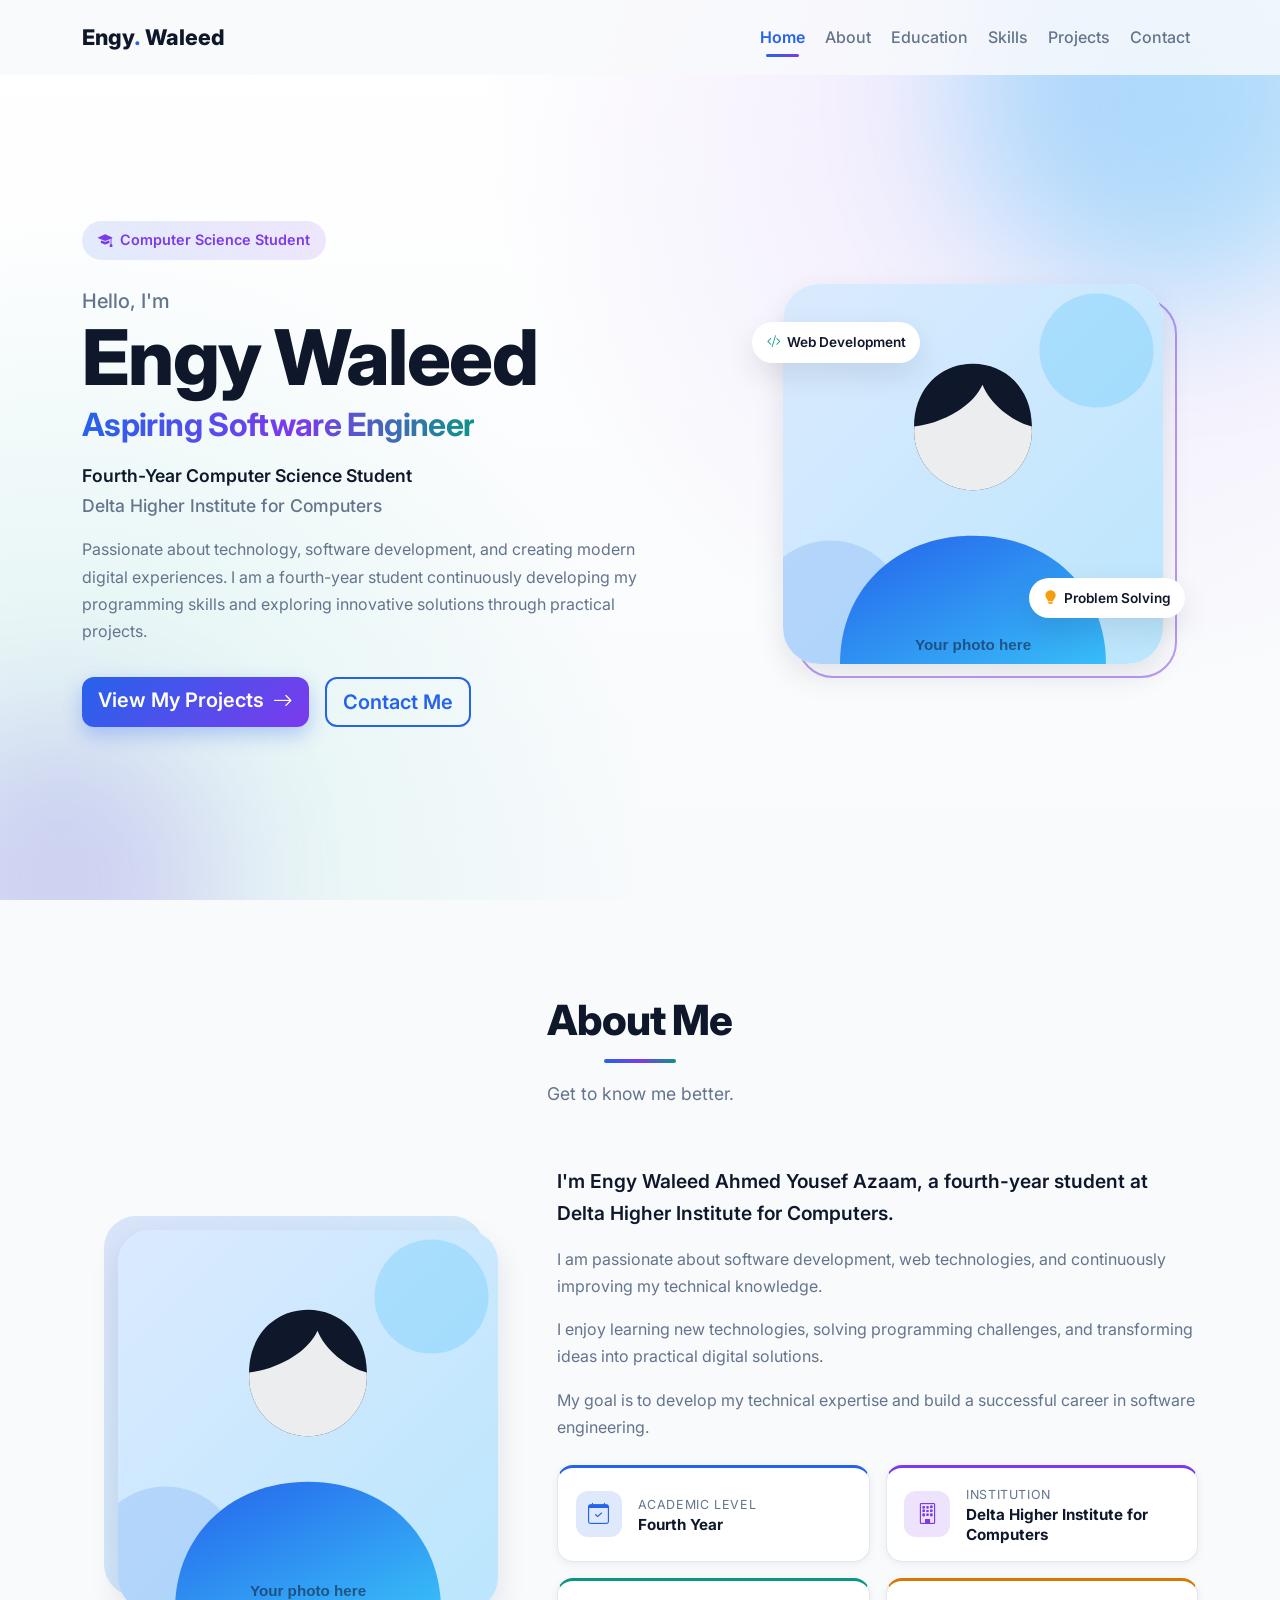
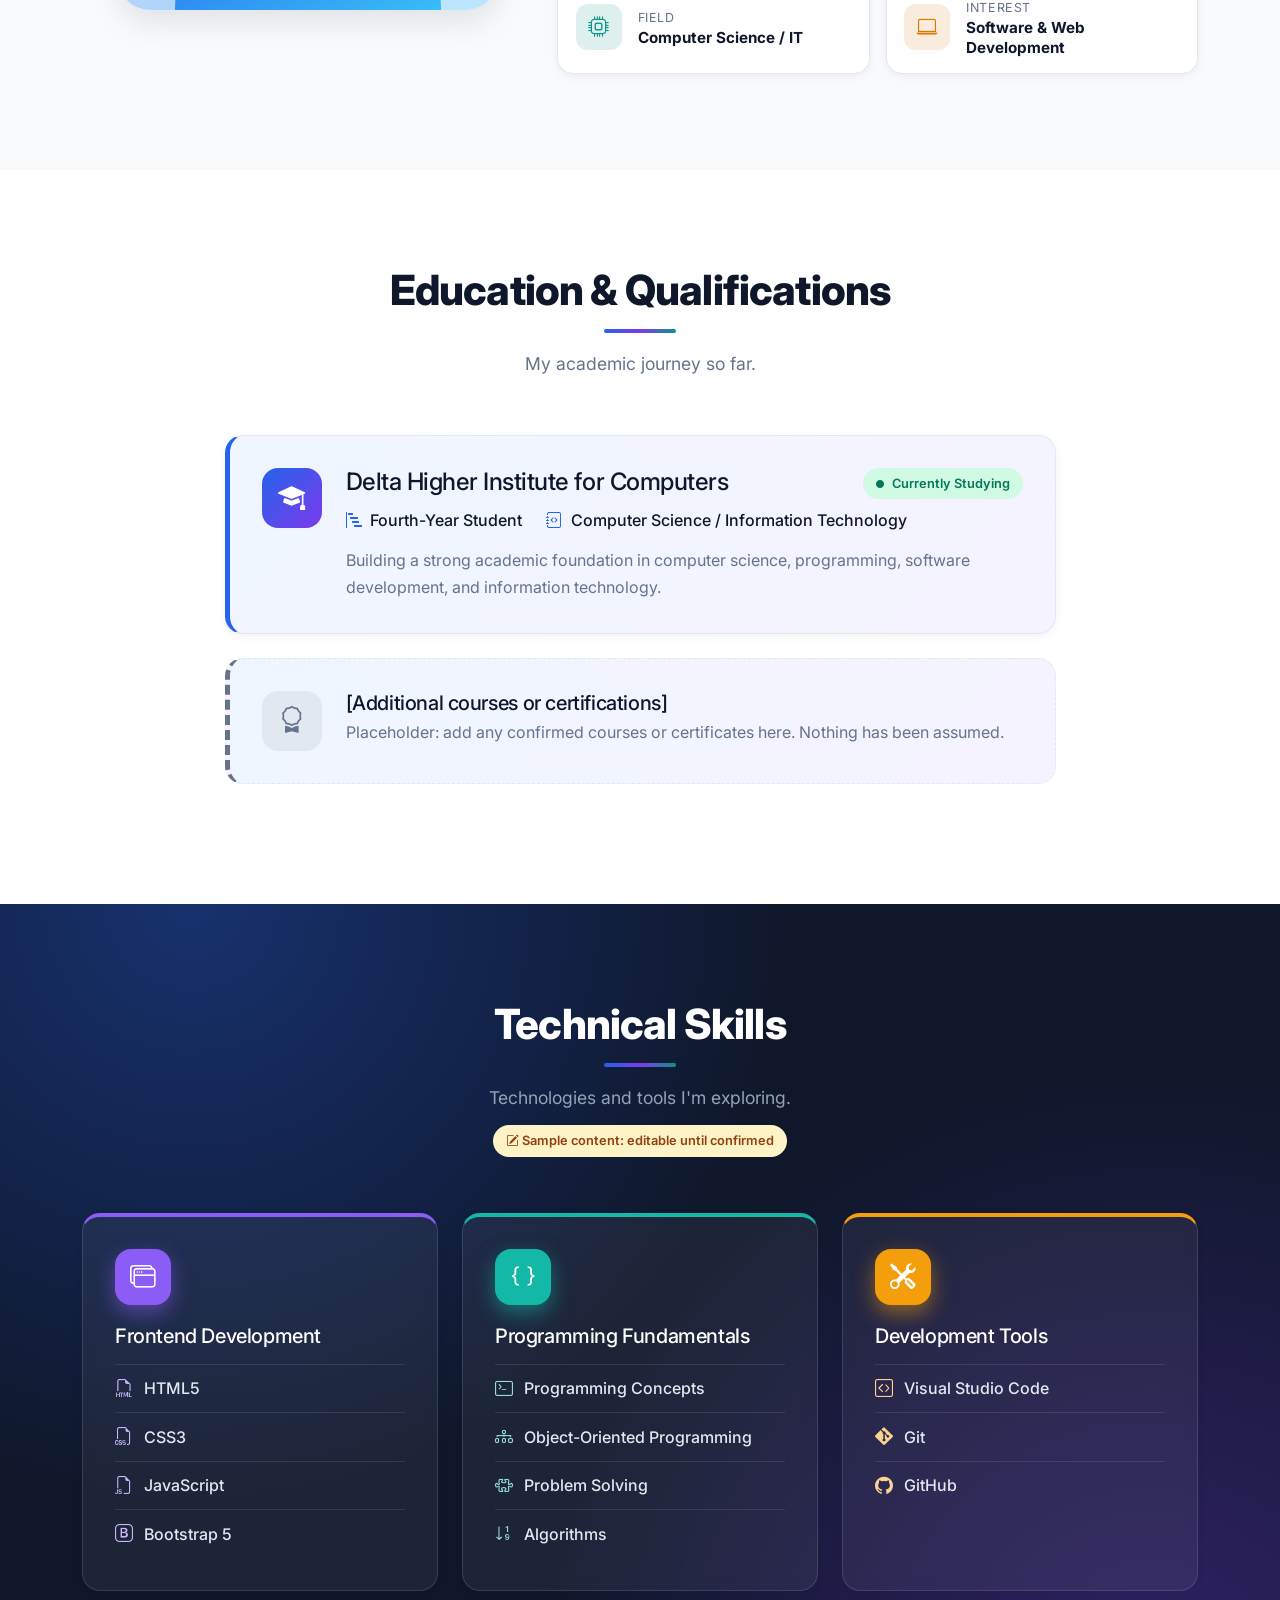
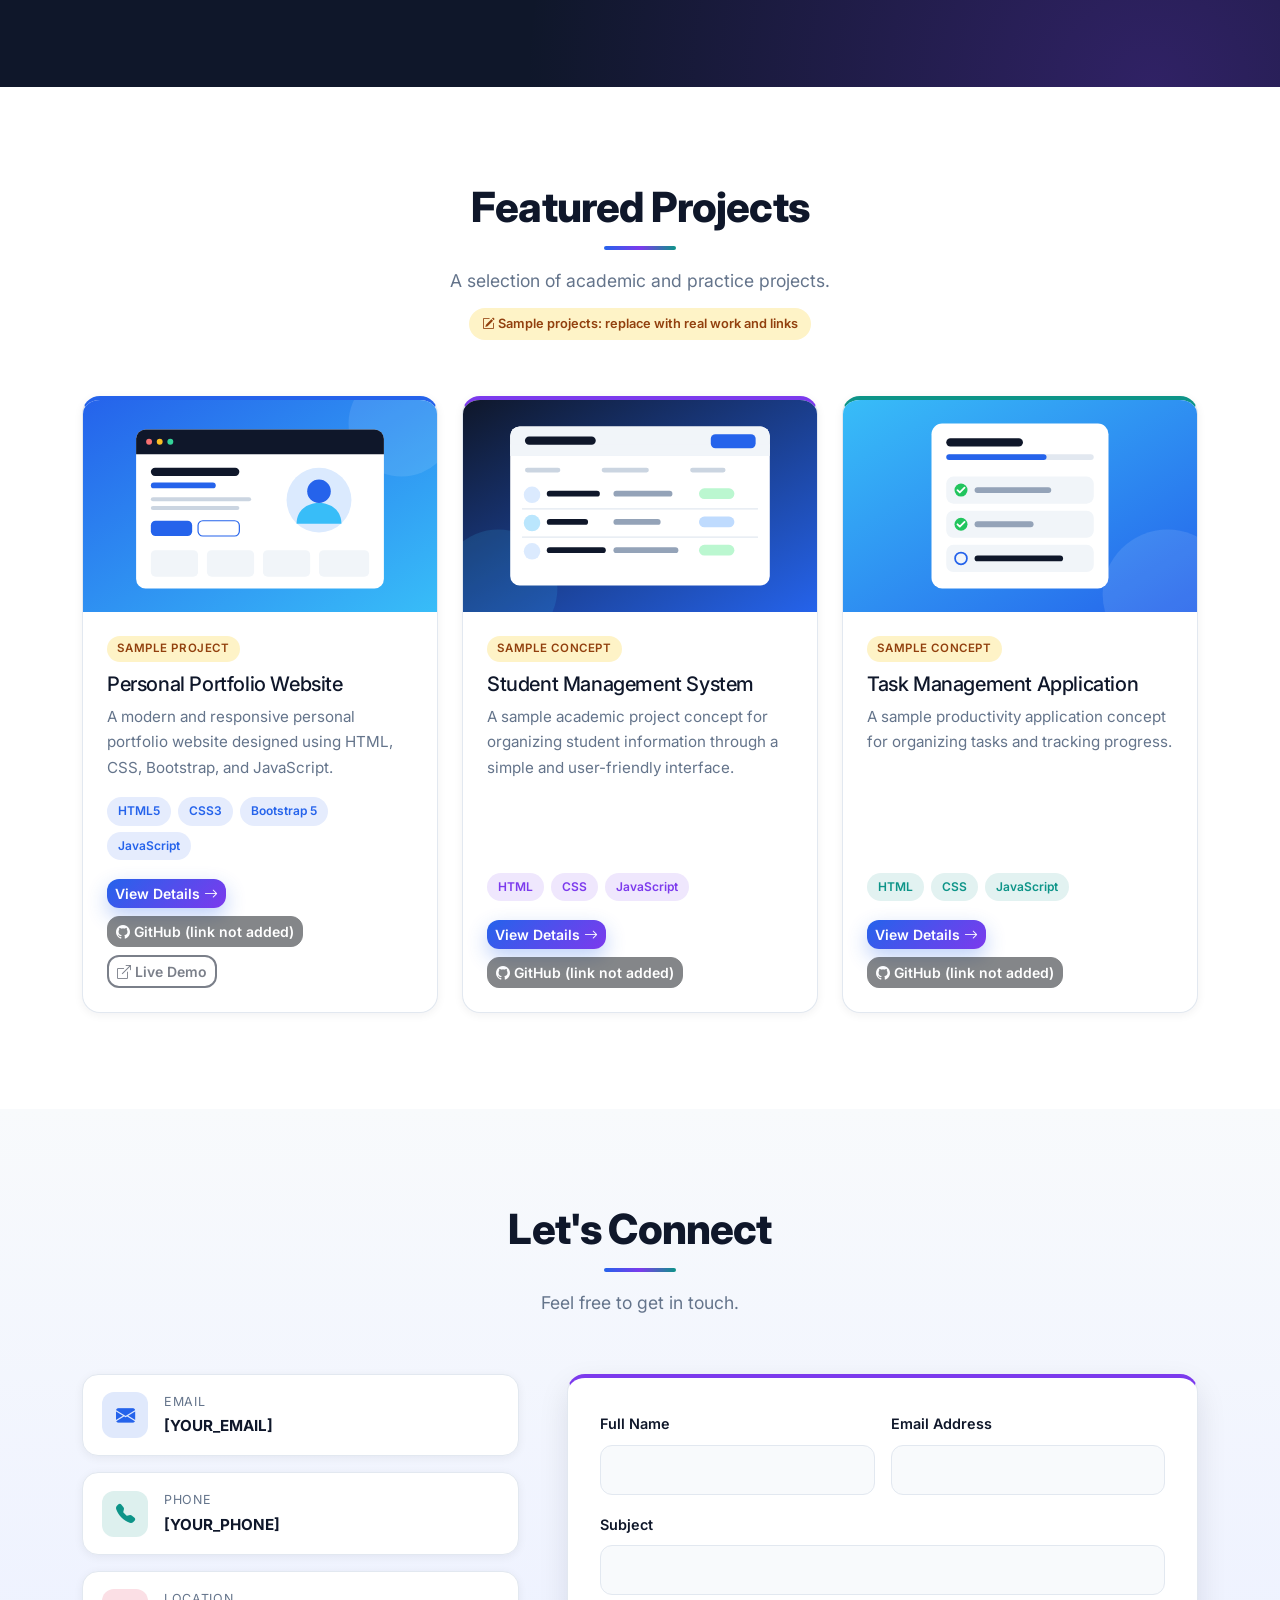
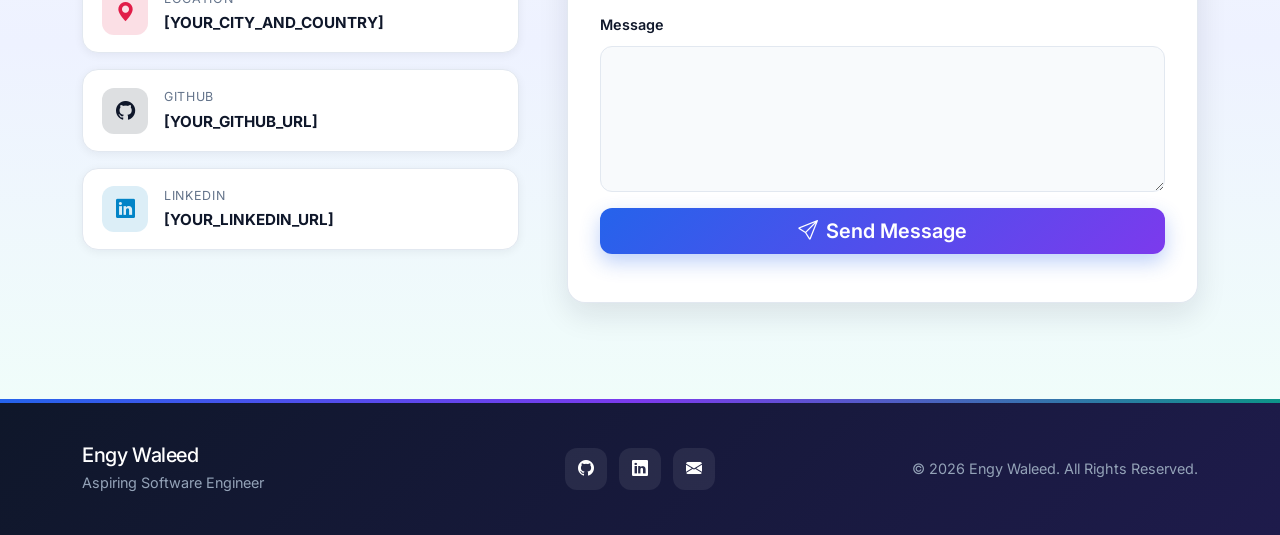
<file: index.html>
<!DOCTYPE html>
<html lang="en">
<head>
  <meta charset="UTF-8">
  <meta name="viewport" content="width=device-width, initial-scale=1">
  <title>Engy Waleed | Aspiring Software Engineer</title>
  <meta name="description" content="Personal portfolio of Engy Waleed, a fourth-year Computer Science student at Delta Higher Institute for Computers, focused on software and web development.">
  <meta name="author" content="Engy Waleed Ahmed Yousef Azaam">
  <meta property="og:title" content="Engy Waleed | Aspiring Software Engineer">
  <meta property="og:description" content="Fourth-year Computer Science student passionate about software and web development.">
  <meta property="og:type" content="website">

  <!-- Bootstrap 5, Bootstrap Icons and Google Fonts -->
  <link rel="preconnect" href="https://fonts.googleapis.com">
  <link rel="preconnect" href="https://fonts.gstatic.com" crossorigin>
  <link href="https://fonts.googleapis.com/css2?family=Inter:wght@400;500;600;700;800&display=swap" rel="stylesheet">
  <link href="https://cdn.jsdelivr.net/npm/bootstrap@5.3.3/dist/css/bootstrap.min.css" rel="stylesheet">
  <link href="https://cdn.jsdelivr.net/npm/bootstrap-icons@1.11.3/font/bootstrap-icons.min.css" rel="stylesheet">

  <!-- Custom styles -->
  <link href="css/style.css" rel="stylesheet">
</head>
<body data-bs-spy="scroll" data-bs-target="#mainNav" data-bs-offset="90" tabindex="0">

  <a class="skip-link" href="#home">Skip to main content</a>

  <!-- ============ NAVIGATION ============ -->
  <header>
    <nav id="mainNav" class="navbar navbar-expand-lg fixed-top site-nav" aria-label="Main navigation">
      <div class="container">
        <a class="navbar-brand" href="#home">Engy<span>.</span> Waleed</a>
        <button class="navbar-toggler" type="button" data-bs-toggle="collapse" data-bs-target="#navMenu"
                aria-controls="navMenu" aria-expanded="false" aria-label="Toggle navigation">
          <i class="bi bi-list fs-2"></i>
        </button>
        <div class="collapse navbar-collapse" id="navMenu">
          <ul class="navbar-nav ms-auto align-items-lg-center gap-lg-1">
            <li class="nav-item"><a class="nav-link" href="#home">Home</a></li>
            <li class="nav-item"><a class="nav-link" href="#about">About</a></li>
            <li class="nav-item"><a class="nav-link" href="#education">Education</a></li>
            <li class="nav-item"><a class="nav-link" href="#skills">Skills</a></li>
            <li class="nav-item"><a class="nav-link" href="#projects">Projects</a></li>
            <li class="nav-item"><a class="nav-link" href="#contact">Contact</a></li>
          </ul>
        </div>
      </div>
    </nav>
  </header>

  <main>

    <!-- ============ HOME / HERO ============ -->
    <section id="home" class="hero">
      <div class="hero-shape hero-shape-1" aria-hidden="true"></div>
      <div class="hero-shape hero-shape-2" aria-hidden="true"></div>
      <div class="container position-relative">
        <div class="row align-items-center gy-5">
          <div class="col-lg-7 order-2 order-lg-1 hero-text">
            <span class="badge-pill"><i class="bi bi-mortarboard-fill"></i> Computer Science Student</span>
            <p class="hero-greeting">Hello, I'm</p>
            <h1 class="hero-name">Engy Waleed</h1>
            <h2 class="hero-title">Aspiring Software Engineer</h2>
            <p class="hero-subtitle">
              Fourth-Year Computer Science Student<br>
              <span>Delta Higher Institute for Computers</span>
            </p>
            <p class="hero-intro">
              Passionate about technology, software development, and creating modern digital
              experiences. I am a fourth-year student continuously developing my programming
              skills and exploring innovative solutions through practical projects.
            </p>
            <div class="d-flex flex-wrap gap-3">
              <a href="#projects" class="btn btn-brand btn-lg">View My Projects <i class="bi bi-arrow-right ms-1"></i></a>
              <a href="#contact" class="btn btn-outline-brand btn-lg">Contact Me</a>
            </div>
          </div>
          <div class="col-lg-5 order-1 order-lg-2 text-center">
            <div class="hero-photo">
              <img src="assets/images/profile-placeholder.svg" alt="Profile picture placeholder for Engy Waleed" width="400" height="400">
              <div class="float-chip chip-1"><i class="bi bi-code-slash"></i> Web Development</div>
              <div class="float-chip chip-2"><i class="bi bi-lightbulb-fill"></i> Problem Solving</div>
            </div>
          </div>
        </div>
      </div>
    </section>

    <!-- ============ ABOUT ============ -->
    <section id="about" class="section">
      <div class="container">
        <div class="section-head reveal">
          <h2 class="section-title">About Me</h2>
          <p class="section-subtitle">Get to know me better.</p>
        </div>
        <div class="row align-items-center gy-5">
          <div class="col-lg-5 reveal">
            <div class="about-photo">
              <img src="assets/images/profile-placeholder.svg" alt="Portrait placeholder of Engy Waleed" loading="lazy" width="400" height="400">
            </div>
          </div>
          <div class="col-lg-7 reveal">
            <p class="lead-text">
              I'm Engy Waleed Ahmed Yousef Azaam, a fourth-year student at Delta Higher
              Institute for Computers.
            </p>
            <p>
              I am passionate about software development, web technologies, and continuously
              improving my technical knowledge.
            </p>
            <p>
              I enjoy learning new technologies, solving programming challenges, and
              transforming ideas into practical digital solutions.
            </p>
            <p class="mb-4">
              My goal is to develop my technical expertise and build a successful career in
              software engineering.
            </p>
            <div class="row g-3">
              <div class="col-sm-6">
                <div class="c-blue info-card">
                  <i class="bi bi-calendar-check"></i>
                  <div><small>Academic Level</small><strong>Fourth Year</strong></div>
                </div>
              </div>
              <div class="col-sm-6">
                <div class="c-violet info-card">
                  <i class="bi bi-building"></i>
                  <div><small>Institution</small><strong>Delta Higher Institute for Computers</strong></div>
                </div>
              </div>
              <div class="col-sm-6">
                <div class="c-teal info-card">
                  <i class="bi bi-cpu"></i>
                  <div><small>Field</small><strong>Computer Science / IT</strong></div>
                </div>
              </div>
              <div class="col-sm-6">
                <div class="c-amber info-card">
                  <i class="bi bi-laptop"></i>
                  <div><small>Interest</small><strong>Software &amp; Web Development</strong></div>
                </div>
              </div>
            </div>
          </div>
        </div>
      </div>
    </section>

    <!-- ============ EDUCATION ============ -->
    <section id="education" class="section section-alt">
      <div class="container">
        <div class="section-head reveal">
          <h2 class="section-title">Education &amp; Qualifications</h2>
          <p class="section-subtitle">My academic journey so far.</p>
        </div>
        <div class="row justify-content-center">
          <div class="col-lg-9">
            <div class="c-blue edu-card reveal">
              <div class="edu-icon"><i class="bi bi-mortarboard-fill"></i></div>
              <div class="flex-grow-1">
                <div class="d-flex flex-wrap justify-content-between align-items-start gap-2 mb-2">
                  <h3 class="h4 mb-0">Delta Higher Institute for Computers</h3>
                  <span class="status-badge"><i class="bi bi-circle-fill"></i> Currently Studying</span>
                </div>
                <p class="edu-meta">
                  <span><i class="bi bi-bar-chart-steps"></i> Fourth-Year Student</span>
                  <span><i class="bi bi-journal-code"></i> Computer Science / Information Technology</span>
                </p>
                <p class="mb-0">
                  Building a strong academic foundation in computer science, programming,
                  software development, and information technology.
                </p>
              </div>
            </div>
            <!-- Editable placeholder -->
            <div class="edu-card edu-placeholder reveal">
              <div class="edu-icon"><i class="bi bi-award"></i></div>
              <div>
                <h3 class="h5 mb-1">[Additional courses or certifications]</h3>
                <p class="mb-0">Placeholder: add any confirmed courses or certificates here. Nothing has been assumed.</p>
              </div>
            </div>
          </div>
        </div>
      </div>
    </section>

    <!-- ============ SKILLS ============ -->
    <section id="skills" class="section section-dark">
      <div class="container">
        <div class="section-head reveal">
          <h2 class="section-title">Technical Skills</h2>
          <p class="section-subtitle">Technologies and tools I'm exploring.</p>
          <span class="sample-note"><i class="bi bi-pencil-square"></i> Sample content: editable until confirmed</span>
        </div>
        <div class="row g-4">
          <div class="col-md-6 col-lg-4 reveal">
            <div class="c-violet skill-card">
              <div class="skill-icon"><i class="bi bi-window-stack"></i></div>
              <h3 class="h5">Frontend Development</h3>
              <ul class="skill-list">
                <li><i class="bi bi-filetype-html"></i> HTML5</li>
                <li><i class="bi bi-filetype-css"></i> CSS3</li>
                <li><i class="bi bi-filetype-js"></i> JavaScript</li>
                <li><i class="bi bi-bootstrap"></i> Bootstrap 5</li>
              </ul>
            </div>
          </div>
          <div class="col-md-6 col-lg-4 reveal">
            <div class="c-teal skill-card">
              <div class="skill-icon"><i class="bi bi-braces"></i></div>
              <h3 class="h5">Programming Fundamentals</h3>
              <ul class="skill-list">
                <li><i class="bi bi-terminal"></i> Programming Concepts</li>
                <li><i class="bi bi-diagram-3"></i> Object-Oriented Programming</li>
                <li><i class="bi bi-puzzle"></i> Problem Solving</li>
                <li><i class="bi bi-sort-numeric-down"></i> Algorithms</li>
              </ul>
            </div>
          </div>
          <div class="col-md-6 col-lg-4 reveal">
            <div class="c-amber skill-card">
              <div class="skill-icon"><i class="bi bi-tools"></i></div>
              <h3 class="h5">Development Tools</h3>
              <ul class="skill-list">
                <li><i class="bi bi-code-square"></i> Visual Studio Code</li>
                <li><i class="bi bi-git"></i> Git</li>
                <li><i class="bi bi-github"></i> GitHub</li>
              </ul>
            </div>
          </div>
        </div>
      </div>
    </section>

    <!-- ============ PROJECTS ============ -->
    <section id="projects" class="section section-alt">
      <div class="container">
        <div class="section-head reveal">
          <h2 class="section-title">Featured Projects</h2>
          <p class="section-subtitle">A selection of academic and practice projects.</p>
          <span class="sample-note"><i class="bi bi-pencil-square"></i> Sample projects: replace with real work and links</span>
        </div>
        <div class="row g-4">

          <div class="col-md-6 col-lg-4 reveal">
            <article class="c-blue project-card">
              <img src="assets/images/project-1.svg" alt="Illustration of a portfolio website layout" loading="lazy" width="600" height="360">
              <div class="project-body">
                <span class="sample-tag">Sample project</span>
                <h3 class="h5">Personal Portfolio Website</h3>
                <p>A modern and responsive personal portfolio website designed using HTML, CSS, Bootstrap, and JavaScript.</p>
                <div class="tech-list">
                  <span>HTML5</span><span>CSS3</span><span>Bootstrap 5</span><span>JavaScript</span>
                </div>
                <div class="project-actions">
                  <a href="project-1.html" class="btn btn-sm btn-brand">View Details <i class="bi bi-arrow-right"></i></a>
                  <!-- Replace href="#" and remove the "disabled" class and aria-disabled when you have a real link -->
                  <a href="#" class="btn btn-sm btn-dark disabled" aria-disabled="true" tabindex="-1"><i class="bi bi-github"></i> GitHub (link not added)</a>
                  <a href="#" class="btn btn-sm btn-outline-brand disabled" aria-disabled="true" tabindex="-1"><i class="bi bi-box-arrow-up-right"></i> Live Demo</a>
                </div>
              </div>
            </article>
          </div>

          <div class="col-md-6 col-lg-4 reveal">
            <article class="c-violet project-card">
              <img src="assets/images/project-2.svg" alt="Illustration of a student records table" loading="lazy" width="600" height="360">
              <div class="project-body">
                <span class="sample-tag">Sample concept</span>
                <h3 class="h5">Student Management System</h3>
                <p>A sample academic project concept for organizing student information through a simple and user-friendly interface.</p>
                <div class="tech-list">
                  <span>HTML</span><span>CSS</span><span>JavaScript</span>
                </div>
                <div class="project-actions">
                  <a href="project-2.html" class="btn btn-sm btn-brand">View Details <i class="bi bi-arrow-right"></i></a>
                  <a href="#" class="btn btn-sm btn-dark disabled" aria-disabled="true" tabindex="-1"><i class="bi bi-github"></i> GitHub (link not added)</a>
                </div>
              </div>
            </article>
          </div>

          <div class="col-md-6 col-lg-4 reveal">
            <article class="c-teal project-card">
              <img src="assets/images/project-3.svg" alt="Illustration of a task list with progress" loading="lazy" width="600" height="360">
              <div class="project-body">
                <span class="sample-tag">Sample concept</span>
                <h3 class="h5">Task Management Application</h3>
                <p>A sample productivity application concept for organizing tasks and tracking progress.</p>
                <div class="tech-list">
                  <span>HTML</span><span>CSS</span><span>JavaScript</span>
                </div>
                <div class="project-actions">
                  <a href="project-3.html" class="btn btn-sm btn-brand">View Details <i class="bi bi-arrow-right"></i></a>
                  <a href="#" class="btn btn-sm btn-dark disabled" aria-disabled="true" tabindex="-1"><i class="bi bi-github"></i> GitHub (link not added)</a>
                </div>
              </div>
            </article>
          </div>

        </div>
      </div>
    </section>

    <!-- ============ CONTACT ============ -->
    <section id="contact" class="section section-tint">
      <div class="container">
        <div class="section-head reveal">
          <h2 class="section-title">Let's Connect</h2>
          <p class="section-subtitle">Feel free to get in touch.</p>
        </div>
        <div class="row g-4 g-lg-5">
          <div class="col-lg-5 reveal">
            <div class="c-blue contact-item">
              <i class="bi bi-envelope-fill"></i>
              <div><small>Email</small><strong>[YOUR_EMAIL]</strong></div>
            </div>
            <div class="c-teal contact-item">
              <i class="bi bi-telephone-fill"></i>
              <div><small>Phone</small><strong>[YOUR_PHONE]</strong></div>
            </div>
            <div class="c-rose contact-item">
              <i class="bi bi-geo-alt-fill"></i>
              <div><small>Location</small><strong>[YOUR_CITY_AND_COUNTRY]</strong></div>
            </div>
            <div class="c-dark contact-item">
              <i class="bi bi-github"></i>
              <div><small>GitHub</small><strong>[YOUR_GITHUB_URL]</strong></div>
            </div>
            <div class="c-sky contact-item">
              <i class="bi bi-linkedin"></i>
              <div><small>LinkedIn</small><strong>[YOUR_LINKEDIN_URL]</strong></div>
            </div>
          </div>

          <div class="col-lg-7 reveal">
            <form id="contactForm" class="contact-form" novalidate>
              <div class="row g-3">
                <div class="col-md-6">
                  <label for="name" class="form-label">Full Name</label>
                  <input type="text" class="form-control" id="name" name="name" autocomplete="name" required>
                  <div class="invalid-feedback">Please enter your full name.</div>
                </div>
                <div class="col-md-6">
                  <label for="email" class="form-label">Email Address</label>
                  <input type="email" class="form-control" id="email" name="email" autocomplete="email" required>
                  <div class="invalid-feedback">Please enter a valid email address.</div>
                </div>
                <div class="col-12">
                  <label for="subject" class="form-label">Subject</label>
                  <input type="text" class="form-control" id="subject" name="subject" required>
                  <div class="invalid-feedback">Please enter a subject.</div>
                </div>
                <div class="col-12">
                  <label for="message" class="form-label">Message</label>
                  <textarea class="form-control" id="message" name="message" rows="5" required></textarea>
                  <div class="invalid-feedback">Please write a message (at least 10 characters).</div>
                </div>
                <div class="col-12">
                  <button type="submit" class="btn btn-brand btn-lg w-100"><i class="bi bi-send me-2"></i>Send Message</button>
                </div>
                <div class="col-12">
                  <div id="formStatus" class="form-status" role="status" aria-live="polite"></div>
                </div>
              </div>
            </form>
          </div>
        </div>
      </div>
    </section>

  </main>

  <!-- ============ FOOTER ============ -->
  <footer class="site-footer">
    <div class="container">
      <div class="row align-items-center gy-3 text-center text-md-start">
        <div class="col-md-4">
          <h2 class="h5 mb-1">Engy Waleed</h2>
          <p class="mb-0 footer-muted">Aspiring Software Engineer</p>
        </div>
        <div class="col-md-4 text-center">
          <a href="#contact" class="footer-icon" aria-label="GitHub (add your link in the Contact section)"><i class="bi bi-github"></i></a>
          <a href="#contact" class="footer-icon" aria-label="LinkedIn (add your link in the Contact section)"><i class="bi bi-linkedin"></i></a>
          <a href="#contact" class="footer-icon" aria-label="Email"><i class="bi bi-envelope-fill"></i></a>
        </div>
        <div class="col-md-4 text-md-end">
          <p class="mb-0 footer-muted">&copy; <span id="year">2026</span> Engy Waleed. All Rights Reserved.</p>
        </div>
      </div>
    </div>
  </footer>

  <button id="backToTop" class="back-to-top" type="button" aria-label="Back to top"><i class="bi bi-arrow-up"></i></button>

  <script src="https://cdn.jsdelivr.net/npm/bootstrap@5.3.3/dist/js/bootstrap.bundle.min.js"></script>
  <script src="js/script.js"></script>
</body>
</html>
</file>
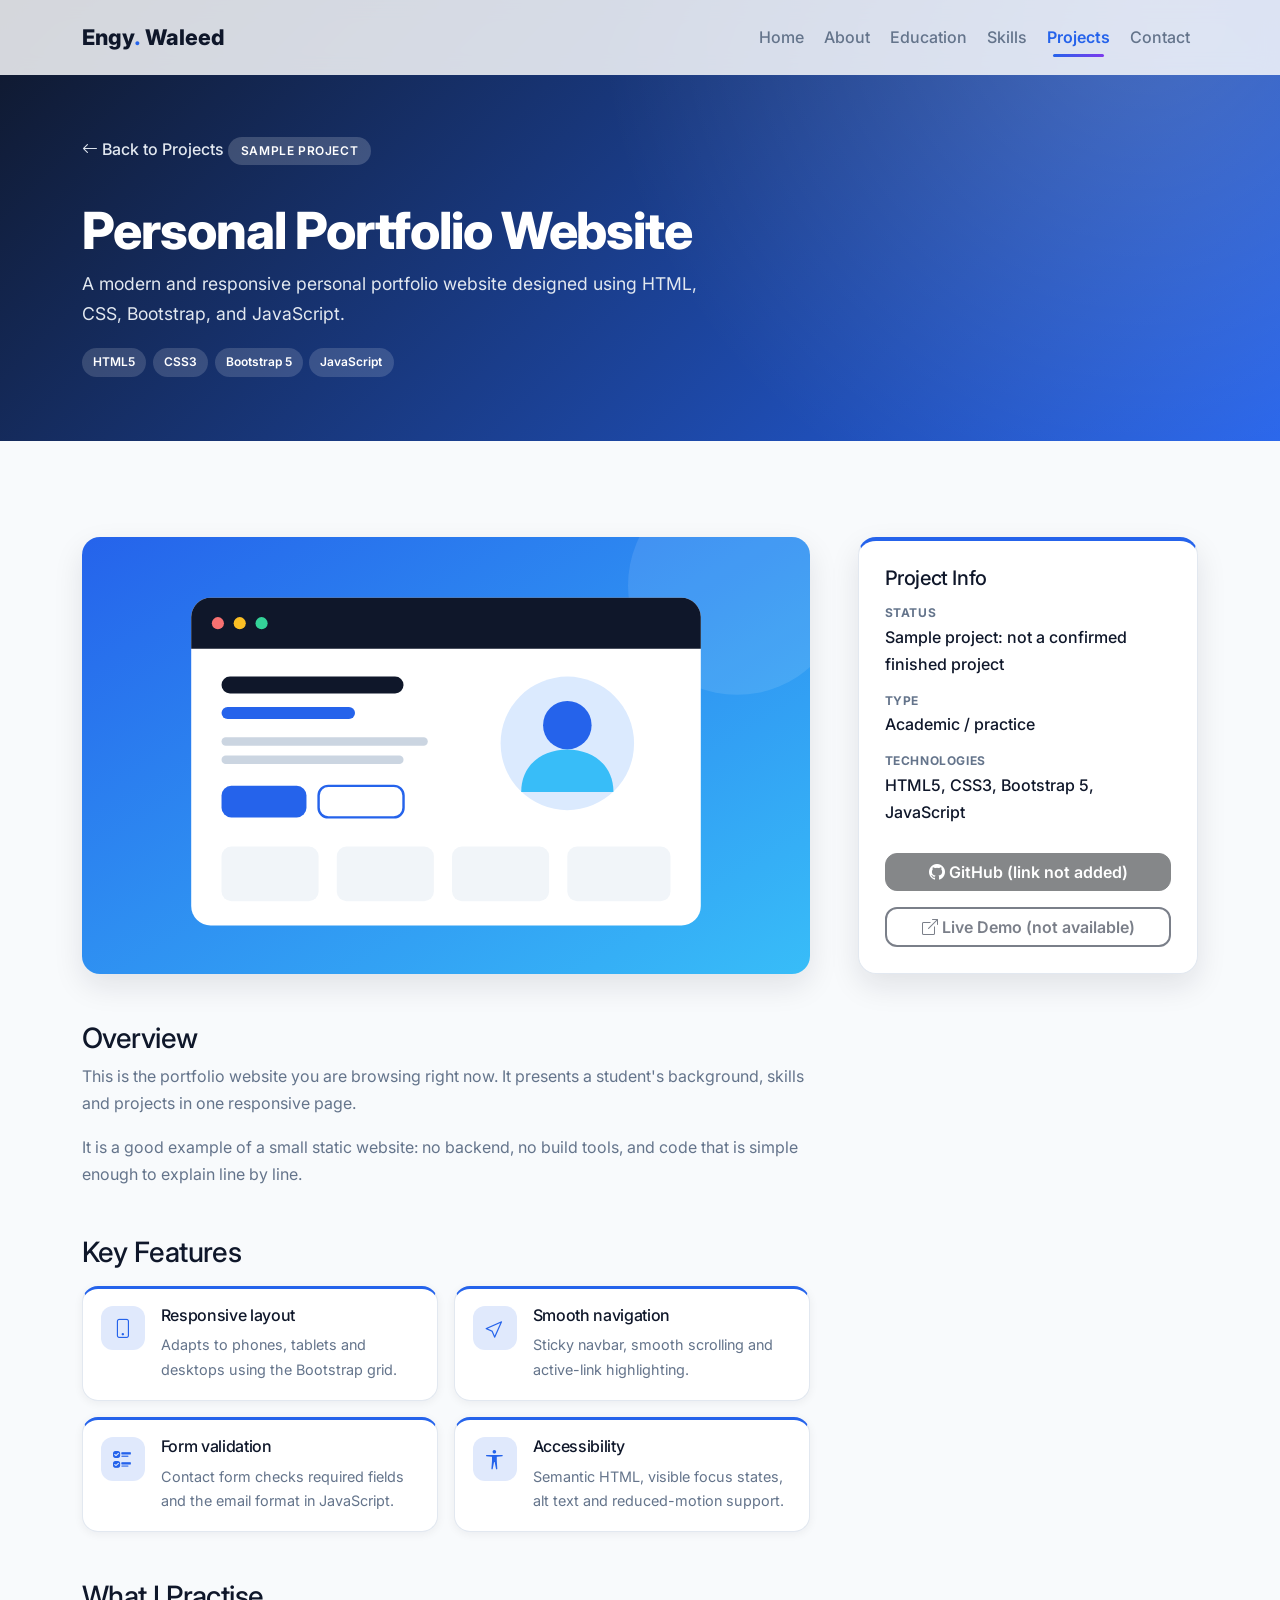
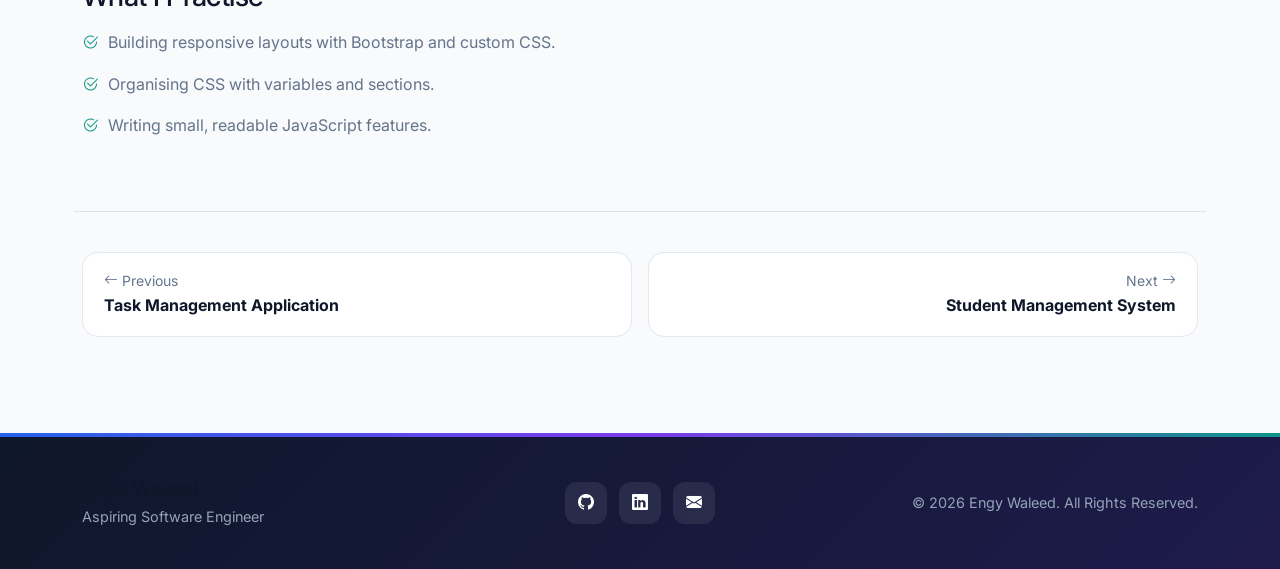
<file: project-1.html>
<!DOCTYPE html>
<html lang="en">
<head>
  <meta charset="UTF-8">
  <meta name="viewport" content="width=device-width, initial-scale=1">
  <title>Personal Portfolio Website | Engy Waleed</title>
  <meta name="description" content="Details of the sample project: Personal Portfolio Website. Portfolio of Engy Waleed.">

  <link rel="preconnect" href="https://fonts.googleapis.com">
  <link rel="preconnect" href="https://fonts.gstatic.com" crossorigin>
  <link href="https://fonts.googleapis.com/css2?family=Inter:wght@400;500;600;700;800&display=swap" rel="stylesheet">
  <link href="https://cdn.jsdelivr.net/npm/bootstrap@5.3.3/dist/css/bootstrap.min.css" rel="stylesheet">
  <link href="https://cdn.jsdelivr.net/npm/bootstrap-icons@1.11.3/font/bootstrap-icons.min.css" rel="stylesheet">
  <link href="css/style.css" rel="stylesheet">
</head>
<body class="details-page">

  <a class="skip-link" href="#details">Skip to main content</a>

  <header>
    <nav id="mainNav" class="navbar navbar-expand-lg fixed-top site-nav" aria-label="Main navigation">
      <div class="container">
        <a class="navbar-brand" href="index.html#home">Engy<span>.</span> Waleed</a>
        <button class="navbar-toggler" type="button" data-bs-toggle="collapse" data-bs-target="#navMenu"
                aria-controls="navMenu" aria-expanded="false" aria-label="Toggle navigation">
          <i class="bi bi-list fs-2"></i>
        </button>
        <div class="collapse navbar-collapse" id="navMenu">
          <ul class="navbar-nav ms-auto align-items-lg-center gap-lg-1">
            <li class="nav-item"><a class="nav-link" href="index.html#home">Home</a></li>
            <li class="nav-item"><a class="nav-link" href="index.html#about">About</a></li>
            <li class="nav-item"><a class="nav-link" href="index.html#education">Education</a></li>
            <li class="nav-item"><a class="nav-link" href="index.html#skills">Skills</a></li>
            <li class="nav-item"><a class="nav-link active" href="index.html#projects" aria-current="page">Projects</a></li>
            <li class="nav-item"><a class="nav-link" href="index.html#contact">Contact</a></li>
          </ul>
        </div>
      </div>
    </nav>
  </header>

  <main id="details">

    <!-- Banner -->
    <section class="details-hero c-blue">
      <div class="container">
        <a href="index.html#projects" class="back-link"><i class="bi bi-arrow-left"></i> Back to Projects</a>
        <span class="sample-tag-light">Sample project</span>
        <h1>Personal Portfolio Website</h1>
        <p class="details-lead">A modern and responsive personal portfolio website designed using HTML, CSS, Bootstrap, and JavaScript.</p>
        <div class="tech-list tech-list-light"><span>HTML5</span><span>CSS3</span><span>Bootstrap 5</span><span>JavaScript</span></div>
      </div>
    </section>

    <section class="section">
      <div class="container">
        <div class="row g-5">
          <div class="col-lg-8">
            <img class="details-image" src="assets/images/project-1.svg" alt="Illustration of Personal Portfolio Website" width="600" height="360">

            <h2 class="h3 mt-5">Overview</h2>
          <p>This is the portfolio website you are browsing right now. It presents a student's background, skills and projects in one responsive page.</p>
          <p>It is a good example of a small static website: no backend, no build tools, and code that is simple enough to explain line by line.</p>

            <h2 class="h3 mt-5 mb-3">Key Features</h2>
            <div class="row g-3">
          <div class="col-sm-6">
            <div class="feature-card c-blue">
              <i class="bi bi-phone"></i>
              <div><h3 class="h6">Responsive layout</h3><p class="mb-0">Adapts to phones, tablets and desktops using the Bootstrap grid.</p></div>
            </div>
          </div>
          <div class="col-sm-6">
            <div class="feature-card c-blue">
              <i class="bi bi-cursor"></i>
              <div><h3 class="h6">Smooth navigation</h3><p class="mb-0">Sticky navbar, smooth scrolling and active-link highlighting.</p></div>
            </div>
          </div>
          <div class="col-sm-6">
            <div class="feature-card c-blue">
              <i class="bi bi-ui-checks"></i>
              <div><h3 class="h6">Form validation</h3><p class="mb-0">Contact form checks required fields and the email format in JavaScript.</p></div>
            </div>
          </div>
          <div class="col-sm-6">
            <div class="feature-card c-blue">
              <i class="bi bi-universal-access"></i>
              <div><h3 class="h6">Accessibility</h3><p class="mb-0">Semantic HTML, visible focus states, alt text and reduced-motion support.</p></div>
            </div>
          </div>
            </div>

            <h2 class="h3 mt-5">What I Practise</h2>
            <ul class="check-list">
            <li><i class="bi bi-check2-circle"></i> Building responsive layouts with Bootstrap and custom CSS.</li>
            <li><i class="bi bi-check2-circle"></i> Organising CSS with variables and sections.</li>
            <li><i class="bi bi-check2-circle"></i> Writing small, readable JavaScript features.</li>
            </ul>
          </div>

          <aside class="col-lg-4">
            <div class="side-card c-blue">
              <h2 class="h5">Project Info</h2>
              <dl>
                <dt>Status</dt><dd>Sample project: not a confirmed finished project</dd>
                <dt>Type</dt><dd>Academic / practice</dd>
                <dt>Technologies</dt><dd>HTML5, CSS3, Bootstrap 5, JavaScript</dd>
              </dl>
              <!-- Replace href="#" and remove "disabled", aria-disabled and tabindex when you have real links -->
              <a href="#" class="btn btn-dark w-100 mb-2 disabled" aria-disabled="true" tabindex="-1"><i class="bi bi-github"></i> GitHub (link not added)</a>
              <a href="#" class="btn btn-outline-brand w-100 disabled" aria-disabled="true" tabindex="-1"><i class="bi bi-box-arrow-up-right"></i> Live Demo (not available)</a>
            </div>
          </aside>
        </div>

        <!-- Previous / next project -->
        <div class="row g-3 mt-5 pt-4 border-top">
          <div class="col-sm-6">
            <a class="pn-link" href="project-3.html"><small><i class="bi bi-arrow-left"></i> Previous</small><strong>Task Management Application</strong></a>
          </div>
          <div class="col-sm-6 text-sm-end">
            <a class="pn-link" href="project-2.html"><small>Next <i class="bi bi-arrow-right"></i></small><strong>Student Management System</strong></a>
          </div>
        </div>
      </div>
    </section>

  </main>

  <footer class="site-footer">
    <div class="container">
      <div class="row align-items-center gy-3 text-center text-md-start">
        <div class="col-md-4">
          <h2 class="h5 mb-1">Engy Waleed</h2>
          <p class="mb-0 footer-muted">Aspiring Software Engineer</p>
        </div>
        <div class="col-md-4 text-center">
          <a href="index.html#contact" class="footer-icon" aria-label="GitHub (add your link in the Contact section)"><i class="bi bi-github"></i></a>
          <a href="index.html#contact" class="footer-icon" aria-label="LinkedIn (add your link in the Contact section)"><i class="bi bi-linkedin"></i></a>
          <a href="index.html#contact" class="footer-icon" aria-label="Email"><i class="bi bi-envelope-fill"></i></a>
        </div>
        <div class="col-md-4 text-md-end">
          <p class="mb-0 footer-muted">&copy; <span id="year">2026</span> Engy Waleed. All Rights Reserved.</p>
        </div>
      </div>
    </div>
  </footer>

  <button id="backToTop" class="back-to-top" type="button" aria-label="Back to top"><i class="bi bi-arrow-up"></i></button>

  <script src="https://cdn.jsdelivr.net/npm/bootstrap@5.3.3/dist/js/bootstrap.bundle.min.js"></script>
  <script src="js/script.js"></script>
</body>
</html>
</file>
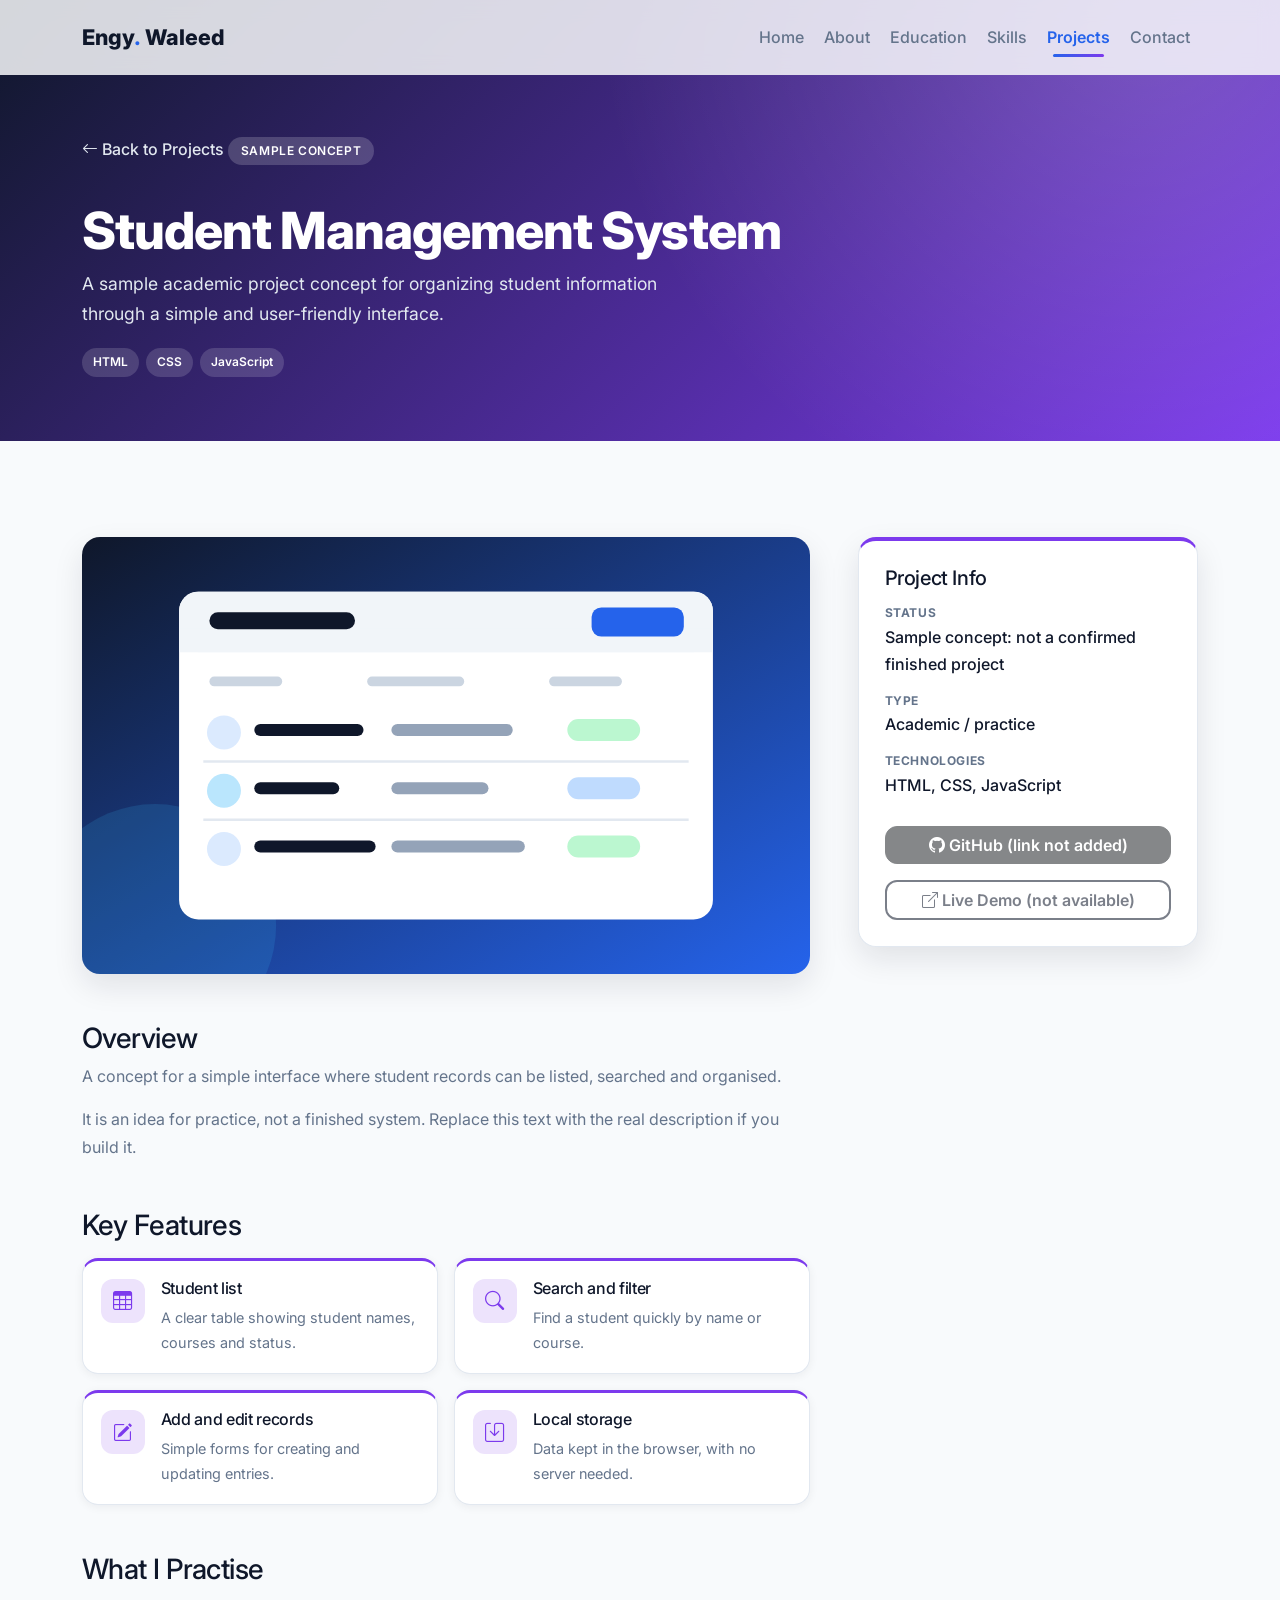
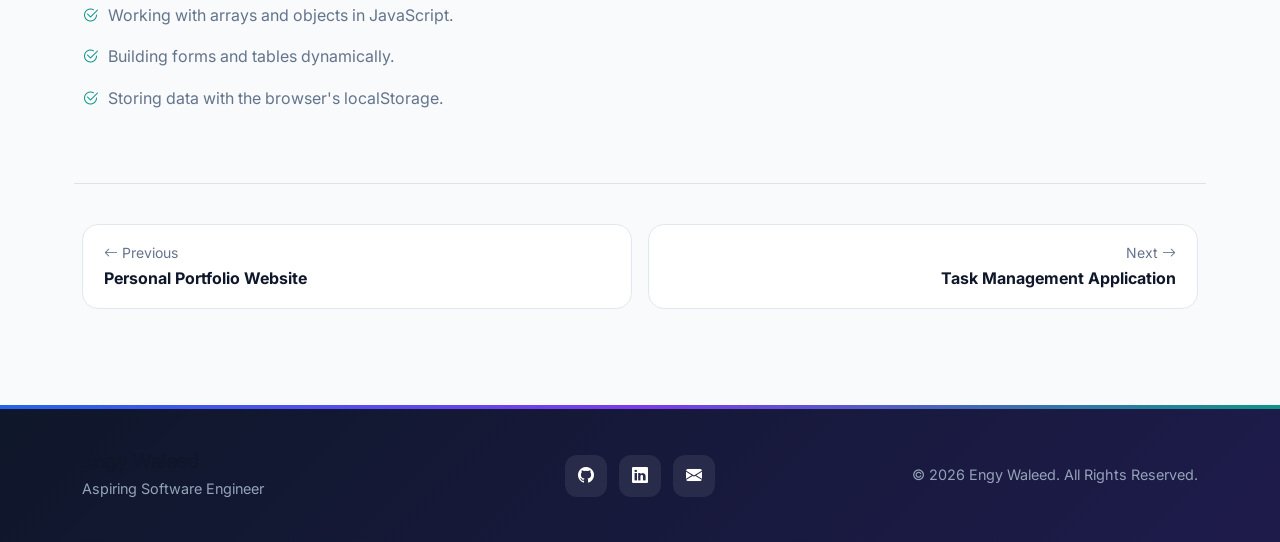
<file: project-2.html>
<!DOCTYPE html>
<html lang="en">
<head>
  <meta charset="UTF-8">
  <meta name="viewport" content="width=device-width, initial-scale=1">
  <title>Student Management System | Engy Waleed</title>
  <meta name="description" content="Details of the sample project: Student Management System. Portfolio of Engy Waleed.">

  <link rel="preconnect" href="https://fonts.googleapis.com">
  <link rel="preconnect" href="https://fonts.gstatic.com" crossorigin>
  <link href="https://fonts.googleapis.com/css2?family=Inter:wght@400;500;600;700;800&display=swap" rel="stylesheet">
  <link href="https://cdn.jsdelivr.net/npm/bootstrap@5.3.3/dist/css/bootstrap.min.css" rel="stylesheet">
  <link href="https://cdn.jsdelivr.net/npm/bootstrap-icons@1.11.3/font/bootstrap-icons.min.css" rel="stylesheet">
  <link href="css/style.css" rel="stylesheet">
</head>
<body class="details-page">

  <a class="skip-link" href="#details">Skip to main content</a>

  <header>
    <nav id="mainNav" class="navbar navbar-expand-lg fixed-top site-nav" aria-label="Main navigation">
      <div class="container">
        <a class="navbar-brand" href="index.html#home">Engy<span>.</span> Waleed</a>
        <button class="navbar-toggler" type="button" data-bs-toggle="collapse" data-bs-target="#navMenu"
                aria-controls="navMenu" aria-expanded="false" aria-label="Toggle navigation">
          <i class="bi bi-list fs-2"></i>
        </button>
        <div class="collapse navbar-collapse" id="navMenu">
          <ul class="navbar-nav ms-auto align-items-lg-center gap-lg-1">
            <li class="nav-item"><a class="nav-link" href="index.html#home">Home</a></li>
            <li class="nav-item"><a class="nav-link" href="index.html#about">About</a></li>
            <li class="nav-item"><a class="nav-link" href="index.html#education">Education</a></li>
            <li class="nav-item"><a class="nav-link" href="index.html#skills">Skills</a></li>
            <li class="nav-item"><a class="nav-link active" href="index.html#projects" aria-current="page">Projects</a></li>
            <li class="nav-item"><a class="nav-link" href="index.html#contact">Contact</a></li>
          </ul>
        </div>
      </div>
    </nav>
  </header>

  <main id="details">

    <!-- Banner -->
    <section class="details-hero c-violet">
      <div class="container">
        <a href="index.html#projects" class="back-link"><i class="bi bi-arrow-left"></i> Back to Projects</a>
        <span class="sample-tag-light">Sample concept</span>
        <h1>Student Management System</h1>
        <p class="details-lead">A sample academic project concept for organizing student information through a simple and user-friendly interface.</p>
        <div class="tech-list tech-list-light"><span>HTML</span><span>CSS</span><span>JavaScript</span></div>
      </div>
    </section>

    <section class="section">
      <div class="container">
        <div class="row g-5">
          <div class="col-lg-8">
            <img class="details-image" src="assets/images/project-2.svg" alt="Illustration of Student Management System" width="600" height="360">

            <h2 class="h3 mt-5">Overview</h2>
          <p>A concept for a simple interface where student records can be listed, searched and organised.</p>
          <p>It is an idea for practice, not a finished system. Replace this text with the real description if you build it.</p>

            <h2 class="h3 mt-5 mb-3">Key Features</h2>
            <div class="row g-3">
          <div class="col-sm-6">
            <div class="feature-card c-violet">
              <i class="bi bi-table"></i>
              <div><h3 class="h6">Student list</h3><p class="mb-0">A clear table showing student names, courses and status.</p></div>
            </div>
          </div>
          <div class="col-sm-6">
            <div class="feature-card c-violet">
              <i class="bi bi-search"></i>
              <div><h3 class="h6">Search and filter</h3><p class="mb-0">Find a student quickly by name or course.</p></div>
            </div>
          </div>
          <div class="col-sm-6">
            <div class="feature-card c-violet">
              <i class="bi bi-pencil-square"></i>
              <div><h3 class="h6">Add and edit records</h3><p class="mb-0">Simple forms for creating and updating entries.</p></div>
            </div>
          </div>
          <div class="col-sm-6">
            <div class="feature-card c-violet">
              <i class="bi bi-save"></i>
              <div><h3 class="h6">Local storage</h3><p class="mb-0">Data kept in the browser, with no server needed.</p></div>
            </div>
          </div>
            </div>

            <h2 class="h3 mt-5">What I Practise</h2>
            <ul class="check-list">
            <li><i class="bi bi-check2-circle"></i> Working with arrays and objects in JavaScript.</li>
            <li><i class="bi bi-check2-circle"></i> Building forms and tables dynamically.</li>
            <li><i class="bi bi-check2-circle"></i> Storing data with the browser's localStorage.</li>
            </ul>
          </div>

          <aside class="col-lg-4">
            <div class="side-card c-violet">
              <h2 class="h5">Project Info</h2>
              <dl>
                <dt>Status</dt><dd>Sample concept: not a confirmed finished project</dd>
                <dt>Type</dt><dd>Academic / practice</dd>
                <dt>Technologies</dt><dd>HTML, CSS, JavaScript</dd>
              </dl>
              <!-- Replace href="#" and remove "disabled", aria-disabled and tabindex when you have real links -->
              <a href="#" class="btn btn-dark w-100 mb-2 disabled" aria-disabled="true" tabindex="-1"><i class="bi bi-github"></i> GitHub (link not added)</a>
              <a href="#" class="btn btn-outline-brand w-100 disabled" aria-disabled="true" tabindex="-1"><i class="bi bi-box-arrow-up-right"></i> Live Demo (not available)</a>
            </div>
          </aside>
        </div>

        <!-- Previous / next project -->
        <div class="row g-3 mt-5 pt-4 border-top">
          <div class="col-sm-6">
            <a class="pn-link" href="project-1.html"><small><i class="bi bi-arrow-left"></i> Previous</small><strong>Personal Portfolio Website</strong></a>
          </div>
          <div class="col-sm-6 text-sm-end">
            <a class="pn-link" href="project-3.html"><small>Next <i class="bi bi-arrow-right"></i></small><strong>Task Management Application</strong></a>
          </div>
        </div>
      </div>
    </section>

  </main>

  <footer class="site-footer">
    <div class="container">
      <div class="row align-items-center gy-3 text-center text-md-start">
        <div class="col-md-4">
          <h2 class="h5 mb-1">Engy Waleed</h2>
          <p class="mb-0 footer-muted">Aspiring Software Engineer</p>
        </div>
        <div class="col-md-4 text-center">
          <a href="index.html#contact" class="footer-icon" aria-label="GitHub (add your link in the Contact section)"><i class="bi bi-github"></i></a>
          <a href="index.html#contact" class="footer-icon" aria-label="LinkedIn (add your link in the Contact section)"><i class="bi bi-linkedin"></i></a>
          <a href="index.html#contact" class="footer-icon" aria-label="Email"><i class="bi bi-envelope-fill"></i></a>
        </div>
        <div class="col-md-4 text-md-end">
          <p class="mb-0 footer-muted">&copy; <span id="year">2026</span> Engy Waleed. All Rights Reserved.</p>
        </div>
      </div>
    </div>
  </footer>

  <button id="backToTop" class="back-to-top" type="button" aria-label="Back to top"><i class="bi bi-arrow-up"></i></button>

  <script src="https://cdn.jsdelivr.net/npm/bootstrap@5.3.3/dist/js/bootstrap.bundle.min.js"></script>
  <script src="js/script.js"></script>
</body>
</html>
</file>
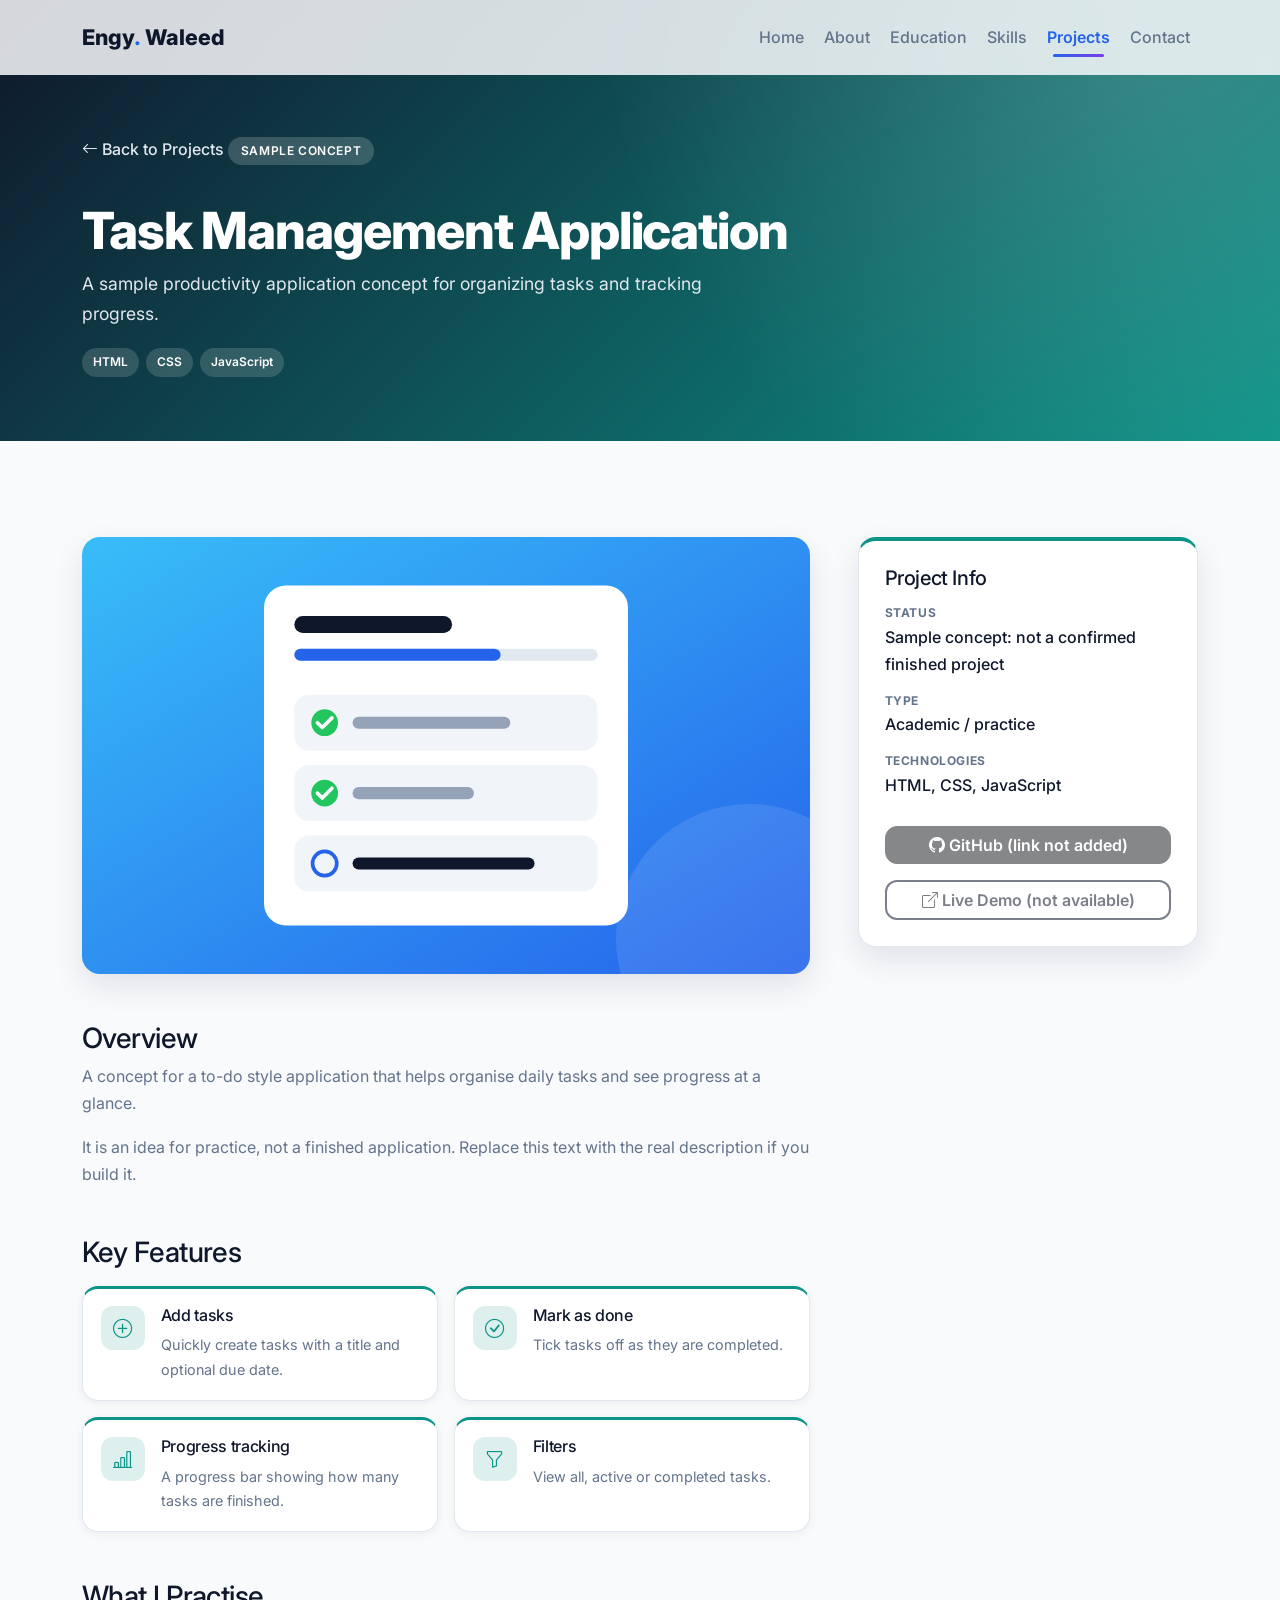
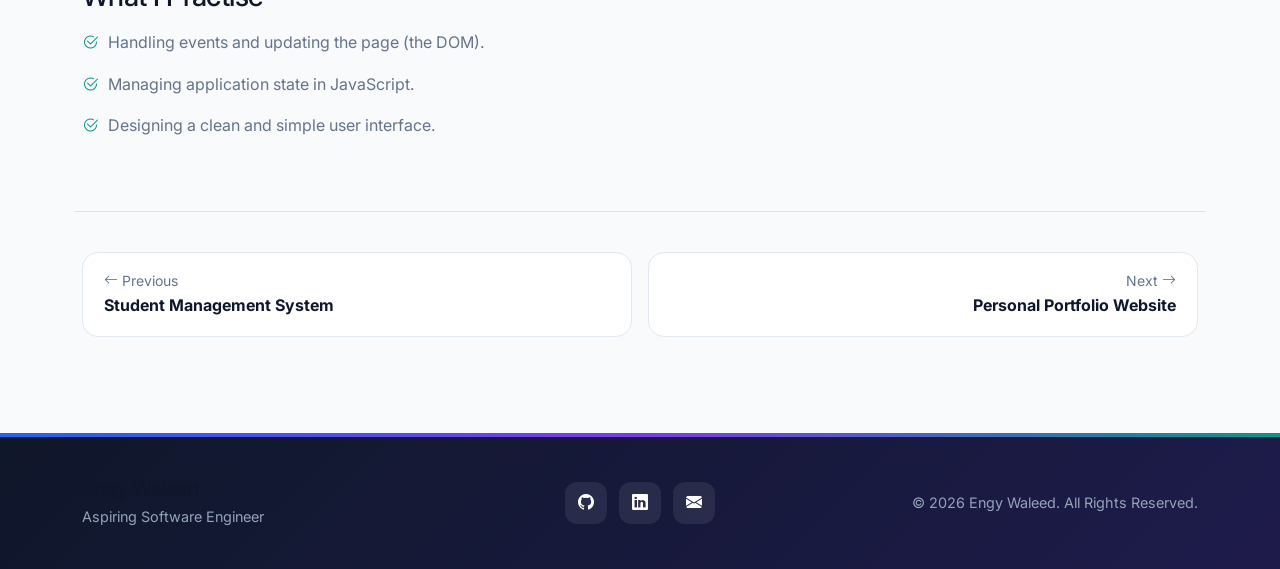
<file: project-3.html>
<!DOCTYPE html>
<html lang="en">
<head>
  <meta charset="UTF-8">
  <meta name="viewport" content="width=device-width, initial-scale=1">
  <title>Task Management Application | Engy Waleed</title>
  <meta name="description" content="Details of the sample project: Task Management Application. Portfolio of Engy Waleed.">

  <link rel="preconnect" href="https://fonts.googleapis.com">
  <link rel="preconnect" href="https://fonts.gstatic.com" crossorigin>
  <link href="https://fonts.googleapis.com/css2?family=Inter:wght@400;500;600;700;800&display=swap" rel="stylesheet">
  <link href="https://cdn.jsdelivr.net/npm/bootstrap@5.3.3/dist/css/bootstrap.min.css" rel="stylesheet">
  <link href="https://cdn.jsdelivr.net/npm/bootstrap-icons@1.11.3/font/bootstrap-icons.min.css" rel="stylesheet">
  <link href="css/style.css" rel="stylesheet">
</head>
<body class="details-page">

  <a class="skip-link" href="#details">Skip to main content</a>

  <header>
    <nav id="mainNav" class="navbar navbar-expand-lg fixed-top site-nav" aria-label="Main navigation">
      <div class="container">
        <a class="navbar-brand" href="index.html#home">Engy<span>.</span> Waleed</a>
        <button class="navbar-toggler" type="button" data-bs-toggle="collapse" data-bs-target="#navMenu"
                aria-controls="navMenu" aria-expanded="false" aria-label="Toggle navigation">
          <i class="bi bi-list fs-2"></i>
        </button>
        <div class="collapse navbar-collapse" id="navMenu">
          <ul class="navbar-nav ms-auto align-items-lg-center gap-lg-1">
            <li class="nav-item"><a class="nav-link" href="index.html#home">Home</a></li>
            <li class="nav-item"><a class="nav-link" href="index.html#about">About</a></li>
            <li class="nav-item"><a class="nav-link" href="index.html#education">Education</a></li>
            <li class="nav-item"><a class="nav-link" href="index.html#skills">Skills</a></li>
            <li class="nav-item"><a class="nav-link active" href="index.html#projects" aria-current="page">Projects</a></li>
            <li class="nav-item"><a class="nav-link" href="index.html#contact">Contact</a></li>
          </ul>
        </div>
      </div>
    </nav>
  </header>

  <main id="details">

    <!-- Banner -->
    <section class="details-hero c-teal">
      <div class="container">
        <a href="index.html#projects" class="back-link"><i class="bi bi-arrow-left"></i> Back to Projects</a>
        <span class="sample-tag-light">Sample concept</span>
        <h1>Task Management Application</h1>
        <p class="details-lead">A sample productivity application concept for organizing tasks and tracking progress.</p>
        <div class="tech-list tech-list-light"><span>HTML</span><span>CSS</span><span>JavaScript</span></div>
      </div>
    </section>

    <section class="section">
      <div class="container">
        <div class="row g-5">
          <div class="col-lg-8">
            <img class="details-image" src="assets/images/project-3.svg" alt="Illustration of Task Management Application" width="600" height="360">

            <h2 class="h3 mt-5">Overview</h2>
          <p>A concept for a to-do style application that helps organise daily tasks and see progress at a glance.</p>
          <p>It is an idea for practice, not a finished application. Replace this text with the real description if you build it.</p>

            <h2 class="h3 mt-5 mb-3">Key Features</h2>
            <div class="row g-3">
          <div class="col-sm-6">
            <div class="feature-card c-teal">
              <i class="bi bi-plus-circle"></i>
              <div><h3 class="h6">Add tasks</h3><p class="mb-0">Quickly create tasks with a title and optional due date.</p></div>
            </div>
          </div>
          <div class="col-sm-6">
            <div class="feature-card c-teal">
              <i class="bi bi-check-circle"></i>
              <div><h3 class="h6">Mark as done</h3><p class="mb-0">Tick tasks off as they are completed.</p></div>
            </div>
          </div>
          <div class="col-sm-6">
            <div class="feature-card c-teal">
              <i class="bi bi-bar-chart-line"></i>
              <div><h3 class="h6">Progress tracking</h3><p class="mb-0">A progress bar showing how many tasks are finished.</p></div>
            </div>
          </div>
          <div class="col-sm-6">
            <div class="feature-card c-teal">
              <i class="bi bi-funnel"></i>
              <div><h3 class="h6">Filters</h3><p class="mb-0">View all, active or completed tasks.</p></div>
            </div>
          </div>
            </div>

            <h2 class="h3 mt-5">What I Practise</h2>
            <ul class="check-list">
            <li><i class="bi bi-check2-circle"></i> Handling events and updating the page (the DOM).</li>
            <li><i class="bi bi-check2-circle"></i> Managing application state in JavaScript.</li>
            <li><i class="bi bi-check2-circle"></i> Designing a clean and simple user interface.</li>
            </ul>
          </div>

          <aside class="col-lg-4">
            <div class="side-card c-teal">
              <h2 class="h5">Project Info</h2>
              <dl>
                <dt>Status</dt><dd>Sample concept: not a confirmed finished project</dd>
                <dt>Type</dt><dd>Academic / practice</dd>
                <dt>Technologies</dt><dd>HTML, CSS, JavaScript</dd>
              </dl>
              <!-- Replace href="#" and remove "disabled", aria-disabled and tabindex when you have real links -->
              <a href="#" class="btn btn-dark w-100 mb-2 disabled" aria-disabled="true" tabindex="-1"><i class="bi bi-github"></i> GitHub (link not added)</a>
              <a href="#" class="btn btn-outline-brand w-100 disabled" aria-disabled="true" tabindex="-1"><i class="bi bi-box-arrow-up-right"></i> Live Demo (not available)</a>
            </div>
          </aside>
        </div>

        <!-- Previous / next project -->
        <div class="row g-3 mt-5 pt-4 border-top">
          <div class="col-sm-6">
            <a class="pn-link" href="project-2.html"><small><i class="bi bi-arrow-left"></i> Previous</small><strong>Student Management System</strong></a>
          </div>
          <div class="col-sm-6 text-sm-end">
            <a class="pn-link" href="project-1.html"><small>Next <i class="bi bi-arrow-right"></i></small><strong>Personal Portfolio Website</strong></a>
          </div>
        </div>
      </div>
    </section>

  </main>

  <footer class="site-footer">
    <div class="container">
      <div class="row align-items-center gy-3 text-center text-md-start">
        <div class="col-md-4">
          <h2 class="h5 mb-1">Engy Waleed</h2>
          <p class="mb-0 footer-muted">Aspiring Software Engineer</p>
        </div>
        <div class="col-md-4 text-center">
          <a href="index.html#contact" class="footer-icon" aria-label="GitHub (add your link in the Contact section)"><i class="bi bi-github"></i></a>
          <a href="index.html#contact" class="footer-icon" aria-label="LinkedIn (add your link in the Contact section)"><i class="bi bi-linkedin"></i></a>
          <a href="index.html#contact" class="footer-icon" aria-label="Email"><i class="bi bi-envelope-fill"></i></a>
        </div>
        <div class="col-md-4 text-md-end">
          <p class="mb-0 footer-muted">&copy; <span id="year">2026</span> Engy Waleed. All Rights Reserved.</p>
        </div>
      </div>
    </div>
  </footer>

  <button id="backToTop" class="back-to-top" type="button" aria-label="Back to top"><i class="bi bi-arrow-up"></i></button>

  <script src="https://cdn.jsdelivr.net/npm/bootstrap@5.3.3/dist/js/bootstrap.bundle.min.js"></script>
  <script src="js/script.js"></script>
</body>
</html>
</file>
<file: css/style.css>
/* =========================================================
   Engy Waleed | Portfolio styles
   1. Variables   2. Base   3. Navigation   4. Hero
   5. Sections    6. About  7. Education    8. Skills
   9. Projects   10. Contact 11. Footer     12. Utilities
   13. Responsive   14. Colour accents
   ========================================================= */

/* ---------- 1. Variables ---------- */
:root {
  --primary: #2563EB;
  --primary-dark: #1D4ED8;
  --navy: #0F172A;
  --secondary: #64748B;
  --bg: #F8FAFC;
  --white: #FFFFFF;
  --accent: #38BDF8;
  --border: #E2E8F0;
  --radius: 18px;
  --shadow-sm: 0 2px 10px rgba(15, 23, 42, 0.06);
  --shadow-md: 0 12px 30px rgba(15, 23, 42, 0.10);
  --transition: 0.3s ease;
}

/* ---------- 2. Base ---------- */
html { scroll-behavior: smooth; }

body {
  font-family: 'Inter', system-ui, -apple-system, 'Segoe UI', sans-serif;
  background: var(--bg);
  color: var(--navy);
  line-height: 1.7;
  overflow-x: hidden;
}

h1, h2, h3, h4, h5 { font-weight: 700; letter-spacing: -0.02em; }
p { color: var(--secondary); }
a { color: var(--primary); }

:focus-visible { outline: 3px solid var(--accent); outline-offset: 3px; }

.skip-link {
  position: absolute; left: 1rem; top: -4rem; z-index: 2000;
  background: var(--navy); color: var(--white); padding: .5rem 1rem; border-radius: 8px;
}
.skip-link:focus { top: 1rem; }

/* Buttons */
.btn { border-radius: 12px; font-weight: 600; transition: var(--transition); }
.btn-brand { background: var(--primary); border-color: var(--primary); color: var(--white); box-shadow: 0 8px 20px rgba(37, 99, 235, .3); }
.btn-brand:hover, .btn-brand:focus { background: var(--primary-dark); border-color: var(--primary-dark); color: var(--white); transform: translateY(-2px); }
.btn-outline-brand { border: 2px solid var(--primary); color: var(--primary); background: transparent; }
.btn-outline-brand:hover, .btn-outline-brand:focus { background: var(--primary); color: var(--white); transform: translateY(-2px); }
.btn.disabled { opacity: .55; }

/* ---------- 3. Navigation ---------- */
.site-nav {
  padding: .9rem 0;
  background: rgba(248, 250, 252, .85);
  backdrop-filter: blur(10px);
  transition: var(--transition);
}
.site-nav.scrolled { box-shadow: var(--shadow-sm); padding: .6rem 0; background: rgba(255, 255, 255, .95); }
.navbar-brand { font-weight: 800; font-size: 1.35rem; color: var(--navy); }
.navbar-brand span { color: var(--primary); }
.navbar-toggler { border: 0; padding: 0; color: var(--navy); }
.navbar-toggler:focus { box-shadow: none; outline: 3px solid var(--accent); }
.site-nav .nav-link {
  font-weight: 500; color: var(--secondary); position: relative; padding: .5rem .9rem;
  transition: color var(--transition);
}
.site-nav .nav-link::after {
  content: ''; position: absolute; left: .9rem; right: .9rem; bottom: .15rem; height: 3px;
  background: linear-gradient(90deg, var(--primary), var(--violet)); border-radius: 2px;
  transform: scaleX(0); transition: transform var(--transition);
}
.site-nav .nav-link:hover, .site-nav .nav-link.active { color: var(--primary); }
.site-nav .nav-link.active { font-weight: 600; }
.site-nav .nav-link:hover::after, .site-nav .nav-link.active::after { transform: scaleX(1); }

/* ---------- 4. Hero ---------- */
.hero {
  position: relative; overflow: hidden;
  min-height: 100vh; display: flex; align-items: center;
  padding: 8rem 0 5rem;
  background: linear-gradient(180deg, var(--white) 0%, var(--bg) 100%);
}
.hero-shape { position: absolute; border-radius: 50%; filter: blur(70px); opacity: .35; }
.hero-shape-1 { width: 420px; height: 420px; background: var(--accent); top: -120px; right: -100px; }
.hero-shape-2 { width: 320px; height: 320px; background: var(--primary); bottom: -140px; left: -100px; opacity: .2; }

.badge-pill {
  display: inline-flex; align-items: center; gap: .5rem;
  background: rgba(37, 99, 235, .1); color: var(--primary);
  font-weight: 600; font-size: .9rem; padding: .45rem 1rem; border-radius: 50px;
}
.hero-greeting { font-size: 1.25rem; font-weight: 500; margin: 1.5rem 0 0; }
.hero-name { font-size: clamp(2.8rem, 7vw, 4.8rem); font-weight: 800; line-height: 1.05; margin: 0; }
.hero-title {
  font-size: clamp(1.4rem, 3vw, 2rem); margin: .5rem 0 1rem;
  background: linear-gradient(90deg, var(--primary), var(--accent));
  -webkit-background-clip: text; background-clip: text; color: transparent; width: fit-content;
}
.hero-subtitle { font-size: 1.1rem; font-weight: 600; color: var(--navy); margin-bottom: 1rem; }
.hero-subtitle span { color: var(--secondary); font-weight: 500; }
.hero-intro { max-width: 560px; margin-bottom: 2rem; }

.hero-photo { position: relative; display: inline-block; max-width: 380px; width: 100%; }
.hero-photo::before {
  content: ''; position: absolute; inset: 14px -14px -14px 14px;
  border: 2px solid var(--accent); border-radius: 36px; z-index: 0;
}
.hero-photo img {
  position: relative; z-index: 1; width: 100%; height: auto; border-radius: 36px;
  box-shadow: var(--shadow-md); background: var(--white);
}
.float-chip {
  position: absolute; z-index: 2; background: var(--white); color: var(--navy);
  font-size: .85rem; font-weight: 600; padding: .55rem .9rem; border-radius: 50px;
  box-shadow: var(--shadow-md); display: flex; align-items: center; gap: .4rem; white-space: nowrap;
  animation: float 5s ease-in-out infinite;
}
.float-chip i { color: var(--primary); }
.chip-1 { top: 10%; left: -8%; }
.chip-2 { bottom: 12%; right: -6%; animation-delay: 1.5s; }
@keyframes float { 50% { transform: translateY(-10px); } }

/* Entrance animation for hero text */
.hero-text > * { animation: fadeUp .8s ease both; }
.hero-text > *:nth-child(2) { animation-delay: .1s; }
.hero-text > *:nth-child(3) { animation-delay: .2s; }
.hero-text > *:nth-child(4) { animation-delay: .3s; }
.hero-text > *:nth-child(5) { animation-delay: .4s; }
.hero-text > *:nth-child(6) { animation-delay: .5s; }
.hero-text > *:nth-child(7) { animation-delay: .6s; }
@keyframes fadeUp { from { opacity: 0; transform: translateY(24px); } to { opacity: 1; transform: none; } }

/* ---------- 5. Sections ---------- */
.section { padding: 6rem 0; }
.section-alt { background: var(--white); }
.section-head { text-align: center; margin-bottom: 3.5rem; }
.section-title { font-size: clamp(1.9rem, 4vw, 2.6rem); font-weight: 800; margin-bottom: .5rem; }
.section-title::after {
  content: ''; display: block; width: 56px; height: 4px; border-radius: 4px;
  background: linear-gradient(90deg, var(--primary), var(--accent)); margin: .8rem auto 0;
}
.section-subtitle { font-size: 1.1rem; margin: 1rem 0 0; }
.sample-note {
  display: inline-block; margin-top: .8rem; font-size: .8rem; font-weight: 600;
  color: #92400E; background: #FEF3C7; padding: .3rem .8rem; border-radius: 50px;
}

/* ---------- 6. About ---------- */
.about-photo { max-width: 380px; margin: 0 auto; position: relative; }
.about-photo::before {
  content: ''; position: absolute; inset: -14px 14px 14px -14px; border-radius: 32px;
  background: linear-gradient(135deg, rgba(37, 99, 235, .15), rgba(56, 189, 248, .25));
}
.about-photo img { position: relative; width: 100%; height: auto; border-radius: 32px; box-shadow: var(--shadow-md); }
.lead-text { font-size: 1.2rem; font-weight: 600; color: var(--navy); }

.info-card {
  display: flex; align-items: center; gap: 1rem; height: 100%;
  background: var(--white); border: 1px solid var(--border); border-radius: 16px;
  padding: 1rem 1.1rem; box-shadow: var(--shadow-sm); transition: var(--transition);
}
.info-card:hover { transform: translateY(-4px); box-shadow: var(--shadow-md); border-color: var(--accent); }
.info-card > i {
  flex: 0 0 46px; height: 46px; display: grid; place-items: center; font-size: 1.3rem;
  background: rgba(37, 99, 235, .1); color: var(--primary); border-radius: 12px;
}
.info-card small { display: block; color: var(--secondary); font-size: .78rem; text-transform: uppercase; letter-spacing: .05em; }
.info-card strong { display: block; line-height: 1.3; font-size: .95rem; }

/* ---------- 7. Education ---------- */
.edu-card {
  display: flex; gap: 1.5rem; background: var(--bg); border: 1px solid var(--border);
  border-left: 5px solid var(--primary); border-radius: var(--radius);
  padding: 2rem; box-shadow: var(--shadow-sm); margin-bottom: 1.5rem; transition: var(--transition);
}
.edu-card:hover { box-shadow: var(--shadow-md); transform: translateY(-3px); }
.edu-icon {
  flex: 0 0 60px; height: 60px; display: grid; place-items: center; font-size: 1.7rem;
  background: var(--primary); color: var(--white); border-radius: 16px;
}
.edu-meta { display: flex; flex-wrap: wrap; gap: .5rem 1.5rem; font-weight: 500; color: var(--navy); margin-bottom: .75rem; }
.edu-meta i { color: var(--primary); margin-right: .3rem; }
.status-badge {
  font-size: .8rem; font-weight: 600; color: #047857; background: #D1FAE5;
  padding: .3rem .8rem; border-radius: 50px;
}
.status-badge i { font-size: .5rem; vertical-align: middle; margin-right: .3rem; }
.edu-placeholder { border-style: dashed; border-left-style: dashed; border-left-color: var(--secondary); background: transparent; box-shadow: none; }
.edu-placeholder .edu-icon { background: var(--border); color: var(--secondary); }

/* ---------- 8. Skills ---------- */
.skill-card {
  height: 100%; background: var(--white); border: 1px solid var(--border);
  border-radius: var(--radius); padding: 2rem; box-shadow: var(--shadow-sm); transition: var(--transition);
}
.skill-card:hover { transform: translateY(-6px); box-shadow: var(--shadow-md); border-color: var(--accent); }
.skill-icon {
  width: 56px; height: 56px; display: grid; place-items: center; font-size: 1.6rem; margin-bottom: 1.2rem;
  color: var(--white); border-radius: 16px; background: linear-gradient(135deg, var(--primary), var(--accent));
}
.skill-list { list-style: none; padding: 0; margin: 1rem 0 0; }
.skill-list li {
  display: flex; align-items: center; gap: .7rem; padding: .55rem 0;
  border-top: 1px solid var(--border); font-weight: 500;
}
.skill-list i { color: var(--primary); font-size: 1.1rem; }

/* ---------- 9. Projects ---------- */
.project-card {
  height: 100%; display: flex; flex-direction: column; background: var(--bg);
  border: 1px solid var(--border); border-radius: var(--radius); overflow: hidden;
  box-shadow: var(--shadow-sm); transition: var(--transition);
}
.project-card:hover { transform: translateY(-8px); box-shadow: var(--shadow-md); }
.project-card img { width: 100%; height: auto; display: block; transition: transform .5s ease; }
.project-card:hover img { transform: scale(1.04); }
.project-card { overflow: hidden; }
.project-body { padding: 1.5rem; display: flex; flex-direction: column; flex-grow: 1; }
.project-body p { flex-grow: 1; font-size: .95rem; }
.sample-tag {
  align-self: flex-start; font-size: .72rem; font-weight: 600; text-transform: uppercase; letter-spacing: .05em;
  color: #92400E; background: #FEF3C7; padding: .2rem .65rem; border-radius: 50px; margin-bottom: .6rem;
}
.tech-list { display: flex; flex-wrap: wrap; gap: .4rem; margin-bottom: 1.2rem; }
.tech-list span {
  font-size: .75rem; font-weight: 600; color: var(--primary);
  background: rgba(37, 99, 235, .1); padding: .25rem .7rem; border-radius: 50px;
}
.project-actions { display: flex; flex-wrap: wrap; gap: .5rem; }

/* ---------- 10. Contact ---------- */
.contact-item {
  display: flex; align-items: center; gap: 1rem; background: var(--white);
  border: 1px solid var(--border); border-radius: 16px; padding: 1rem 1.2rem;
  margin-bottom: 1rem; box-shadow: var(--shadow-sm); transition: var(--transition);
}
.contact-item:hover { transform: translateX(6px); border-color: var(--accent); }
.contact-item > i {
  flex: 0 0 46px; height: 46px; display: grid; place-items: center; font-size: 1.2rem;
  background: rgba(37, 99, 235, .1); color: var(--primary); border-radius: 12px;
}
.contact-item small { display: block; color: var(--secondary); font-size: .78rem; text-transform: uppercase; letter-spacing: .05em; }
.contact-item strong { word-break: break-word; font-size: .95rem; }

.contact-form {
  background: var(--white); border: 1px solid var(--border); border-radius: var(--radius);
  padding: 2rem; box-shadow: var(--shadow-md);
}
.form-label { font-weight: 600; font-size: .9rem; }
.form-control {
  border-radius: 12px; padding: .75rem 1rem; border: 1px solid var(--border); background: var(--bg);
}
.form-control:focus { border-color: var(--primary); box-shadow: 0 0 0 .25rem rgba(37, 99, 235, .15); background: var(--white); }
.form-status { font-size: .92rem; font-weight: 500; border-radius: 12px; }
.form-status.info, .form-status.error, .form-status.success { padding: .8rem 1rem; }
.form-status.info { background: #DBEAFE; color: #1E40AF; }
.form-status.error { background: #FEE2E2; color: #991B1B; }
.form-status.success { background: #D1FAE5; color: #065F46; }

/* ---------- 11. Footer ---------- */
.site-footer { background: var(--navy); color: var(--white); padding: 2.5rem 0; }
.site-footer h2 { color: var(--white); }
.footer-muted { color: #94A3B8; font-size: .9rem; }
.footer-icon {
  display: inline-grid; place-items: center; width: 42px; height: 42px; margin: 0 .25rem;
  color: var(--white); background: rgba(255, 255, 255, .08); border-radius: 12px;
  text-decoration: none; transition: var(--transition);
}
.footer-icon:hover { background: var(--primary); color: var(--white); transform: translateY(-3px); }

.back-to-top {
  position: fixed; right: 1.5rem; bottom: 1.5rem; z-index: 1000;
  width: 48px; height: 48px; border: 0; border-radius: 50%;
  background: var(--primary); color: var(--white); font-size: 1.3rem;
  box-shadow: var(--shadow-md); opacity: 0; visibility: hidden; transform: translateY(10px);
  transition: var(--transition);
}
.back-to-top.show { opacity: 1; visibility: visible; transform: none; }
.back-to-top:hover { background: var(--primary-dark); }

/* ---------- 12. Utilities: scroll reveal ---------- */
.reveal { opacity: 0; transform: translateY(28px); transition: opacity .7s ease, transform .7s ease; }
.reveal.visible { opacity: 1; transform: none; }

/* Respect reduced-motion preference */
@media (prefers-reduced-motion: reduce) {
  html { scroll-behavior: auto; }
  *, *::before, *::after { animation: none !important; transition: none !important; }
  .reveal { opacity: 1; transform: none; }
}

/* ---------- 13. Responsive ---------- */
@media (max-width: 991.98px) {
  .site-nav .navbar-collapse {
    background: var(--white); margin-top: .8rem; padding: .8rem 1rem; border-radius: 16px; box-shadow: var(--shadow-md);
  }
  .site-nav .nav-item { width: fit-content; }
  .hero { padding-top: 7rem; text-align: center; }
  .hero-title, .hero-intro { margin-left: auto; margin-right: auto; }
  .hero-text .d-flex { justify-content: center; }
  .hero-photo { max-width: 280px; }
}
@media (max-width: 575.98px) {
  .section { padding: 4rem 0; }
  .edu-card { flex-direction: column; padding: 1.5rem; }
  .contact-form { padding: 1.25rem; }
  .chip-1 { left: -4%; }
  .chip-2 { right: -4%; }
  .float-chip { font-size: .75rem; }
}


/* ---------- 14. Colour accents (extra palette) ----------
   Each card gets a colour through a modifier class (c-blue, c-violet, ...).
   The class only sets --c; the components below use it. */
:root {
  --violet: #7C3AED;
  --teal: #0D9488;
  --amber: #F59E0B;
  --rose: #E11D48;
}
.c-blue   { --c: var(--primary); }
.c-violet { --c: var(--violet); }
.c-teal   { --c: var(--teal); }
.c-amber  { --c: #D97706; }
.c-rose   { --c: var(--rose); }
.c-sky    { --c: #0284C7; }
.c-dark   { --c: var(--navy); }

/* Gradients and buttons */
.btn-brand { background: linear-gradient(135deg, var(--primary), var(--violet)); border: 0; }
.btn-brand:hover, .btn-brand:focus { background: linear-gradient(135deg, var(--primary-dark), #6D28D9); }
.section-title::after { background: linear-gradient(90deg, var(--primary), var(--violet), var(--teal)); width: 72px; }

/* Hero */
.hero { background:
  radial-gradient(circle at 85% 10%, rgba(124, 58, 237, .12), transparent 45%),
  radial-gradient(circle at 5% 90%, rgba(20, 184, 166, .12), transparent 40%),
  linear-gradient(180deg, var(--white) 0%, var(--bg) 100%); }
.hero-shape-2 { background: var(--violet); opacity: .18; }
.hero-title { background: linear-gradient(90deg, var(--primary), var(--violet) 55%, var(--teal)); -webkit-background-clip: text; background-clip: text; }
.badge-pill { background: linear-gradient(90deg, rgba(37, 99, 235, .12), rgba(124, 58, 237, .12)); color: var(--violet); }
.hero-photo::before { border-color: var(--violet); opacity: .5; }
.chip-1 i { color: var(--teal); }
.chip-2 i { color: var(--amber); }

/* Info cards (About) */
.info-card { border-top: 3px solid var(--c); }
.info-card > i { background: color-mix(in srgb, var(--c) 14%, white); color: var(--c); }
.info-card:hover { border-color: var(--c); }

/* Education */
.edu-card { background: linear-gradient(135deg, #EFF6FF, #F5F3FF); }
.edu-icon { background: linear-gradient(135deg, var(--primary), var(--violet)); }

/* Skills: dark section with colourful glass cards */
.section-dark {
  background:
    radial-gradient(circle at 15% 0%, rgba(37, 99, 235, .35), transparent 45%),
    radial-gradient(circle at 90% 100%, rgba(124, 58, 237, .30), transparent 45%),
    var(--navy);
}
.section-dark .section-title { color: var(--white); }
.section-dark .section-subtitle { color: #94A3B8; }
.section-dark .skill-card {
  background: rgba(255, 255, 255, .06); border: 1px solid rgba(255, 255, 255, .12);
  border-top: 4px solid var(--c); backdrop-filter: blur(6px); color: var(--white);
}
.section-dark .skill-card:hover { background: rgba(255, 255, 255, .1); border-color: rgba(255, 255, 255, .25); border-top-color: var(--c); }
.section-dark .skill-icon { background: var(--c); box-shadow: 0 8px 20px color-mix(in srgb, var(--c) 50%, transparent); }
.section-dark .skill-list li { border-top-color: rgba(255, 255, 255, .1); color: #E2E8F0; }
.section-dark .skill-list i { color: color-mix(in srgb, var(--c) 45%, white); }
.c-teal .skill-icon { --c: #14B8A6; }
.section-dark .c-amber { --c: var(--amber); }
.section-dark .c-teal { --c: #14B8A6; }
.section-dark .c-violet { --c: #8B5CF6; }

/* Projects */
.project-card { border-top: 4px solid var(--c); background: var(--white); }
.tech-list span { color: var(--c); background: color-mix(in srgb, var(--c) 12%, white); }

/* Contact */
.section-tint { background: linear-gradient(180deg, var(--bg), #EEF2FF 60%, #F0FDFA); }
.contact-item > i { background: color-mix(in srgb, var(--c) 14%, white); color: var(--c); }
.contact-item:hover { border-color: var(--c); }
.contact-form { border-top: 4px solid var(--violet); }

/* Footer */
.site-footer { background: linear-gradient(135deg, var(--navy), #1E1B4B); border-top: 4px solid; border-image: linear-gradient(90deg, var(--primary), var(--violet), var(--teal)) 1; }


/* ---------- 15. Project details pages ---------- */
.details-hero {
  padding: 8.5rem 0 4rem; color: var(--white);
  background:
    radial-gradient(circle at 90% 0%, rgba(255, 255, 255, .18), transparent 45%),
    linear-gradient(135deg, var(--navy), var(--c));
}
.details-hero h1 { font-size: clamp(2rem, 5vw, 3.2rem); font-weight: 800; margin: .8rem 0 .5rem; }
.details-lead { color: #E2E8F0; max-width: 640px; font-size: 1.1rem; }
.back-link { display: inline-block; color: #E2E8F0; text-decoration: none; font-weight: 500; margin-bottom: 1.5rem; }
.back-link:hover { color: var(--white); }
.sample-tag-light {
  display: inline-block; font-size: .75rem; font-weight: 600; text-transform: uppercase; letter-spacing: .05em;
  background: rgba(255, 255, 255, .18); padding: .25rem .8rem; border-radius: 50px;
}
.tech-list-light { margin: 1.2rem 0 0; }
.tech-list-light span { background: rgba(255, 255, 255, .15); color: var(--white); }

.details-image { width: 100%; height: auto; border-radius: var(--radius); box-shadow: var(--shadow-md); }
.details-page h2 { color: var(--navy); }

.feature-card {
  display: flex; gap: 1rem; height: 100%; background: var(--white); border: 1px solid var(--border);
  border-top: 3px solid var(--c); border-radius: 16px; padding: 1.1rem; box-shadow: var(--shadow-sm); transition: var(--transition);
}
.feature-card:hover { transform: translateY(-4px); box-shadow: var(--shadow-md); }
.feature-card > i {
  flex: 0 0 44px; height: 44px; display: grid; place-items: center; font-size: 1.2rem;
  background: color-mix(in srgb, var(--c) 14%, white); color: var(--c); border-radius: 12px;
}
.feature-card p { font-size: .9rem; }

.check-list { list-style: none; padding: 0; }
.check-list li { padding: .45rem 0; color: var(--secondary); }
.check-list i { color: var(--teal); margin-right: .4rem; }

.side-card {
  position: sticky; top: 6rem; background: var(--white); border: 1px solid var(--border);
  border-top: 4px solid var(--c); border-radius: var(--radius); padding: 1.6rem; box-shadow: var(--shadow-md);
}
.side-card dt { font-size: .75rem; text-transform: uppercase; letter-spacing: .05em; color: var(--secondary); margin-top: .8rem; }
.side-card dd { margin: 0; font-weight: 500; }
.side-card .btn { margin-top: .5rem; }
.side-card dl { margin-bottom: 1.2rem; }

.pn-link {
  display: block; text-decoration: none; background: var(--white); border: 1px solid var(--border);
  border-radius: 16px; padding: 1rem 1.3rem; transition: var(--transition);
}
.pn-link:hover { border-color: var(--primary); transform: translateY(-3px); box-shadow: var(--shadow-md); }
.pn-link small { display: block; color: var(--secondary); }
.pn-link strong { color: var(--navy); }
</file>
